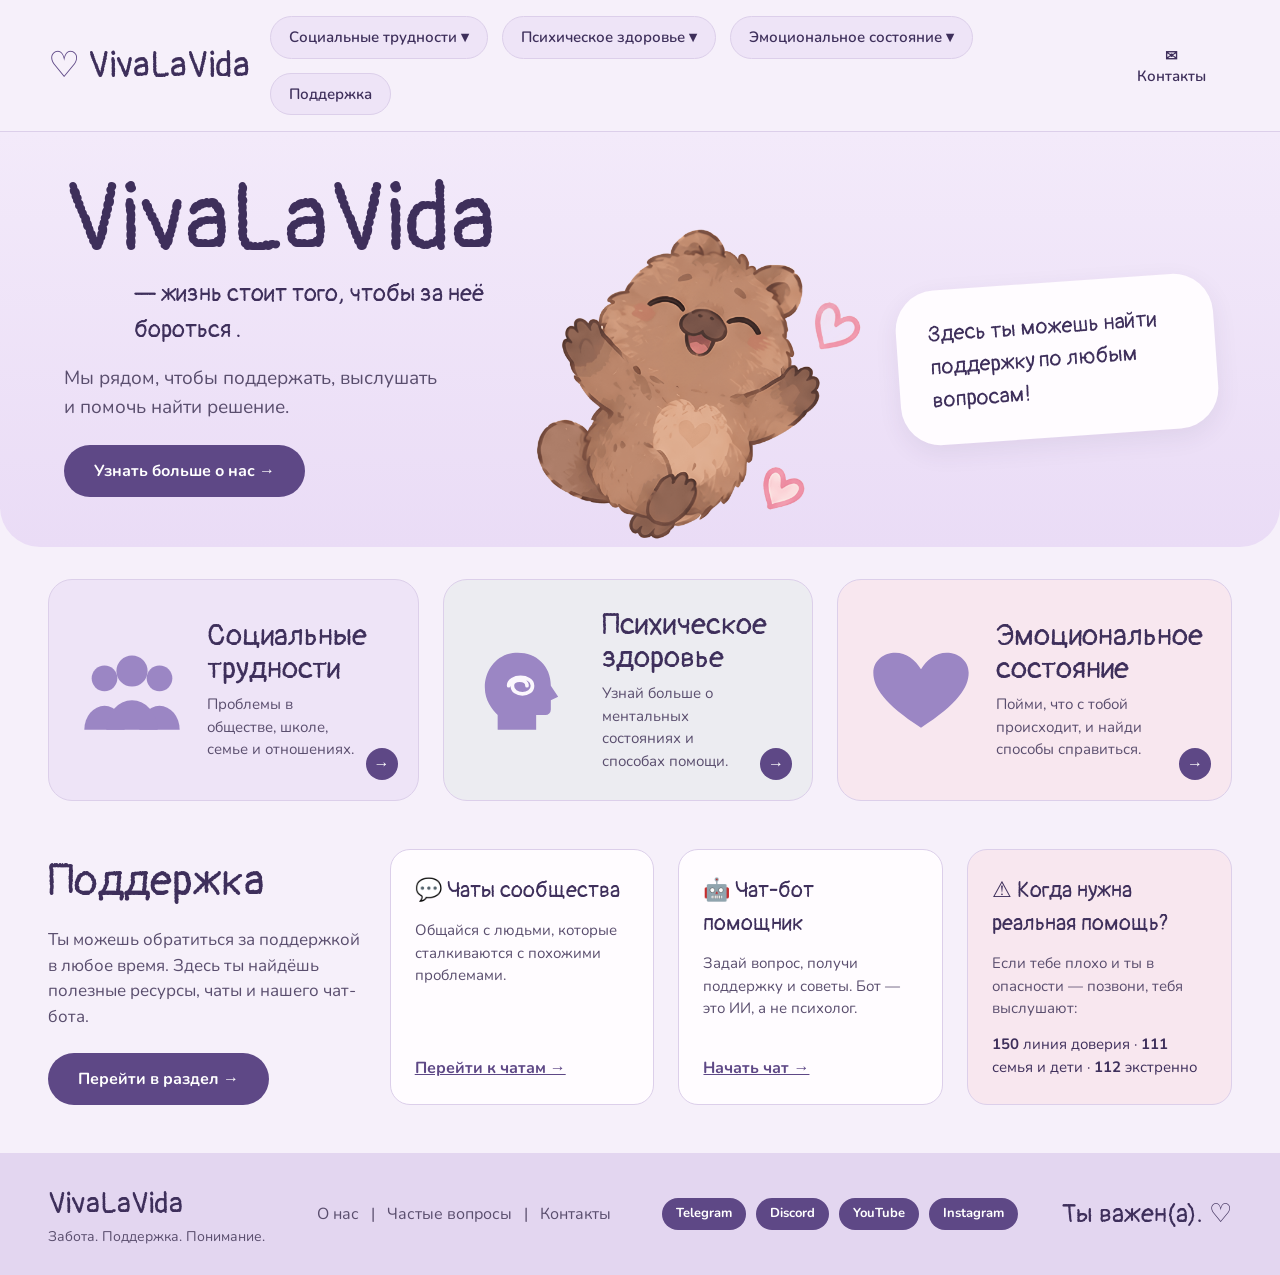
<file: index.html>
<!DOCTYPE html>
<html lang="ru">
<head>
  <meta charset="UTF-8">
  <meta name="viewport" content="width=device-width, initial-scale=1.0">
  <title>VivaLaVida — жизнь стоит того, чтобы за неё бороться</title>
  <link rel="preconnect" href="https://fonts.googleapis.com">
  <link rel="preconnect" href="https://fonts.gstatic.com" crossorigin>
  <link href="https://fonts.googleapis.com/css2?family=Nunito:wght@400;600;700;800&family=Pangolin&display=swap" rel="stylesheet">
  <link rel="stylesheet" href="style.css">
</head>

<body>
  <header class="header">
    <a href="index.html" class="logo">
      <span class="logo-heart">♡</span> VivaLaVida
    </a>

    <nav class="menu">
      <div class="menu-item">
        <a href="social.html" class="menu-button">Социальные трудности <span class="arrow">▾</span></a>
        <div class="dropdown">
          <a href="social.html#communication" class="dropdown-link">
            <b>Общение и отношения</b>
            <span>Буллинг, конфликты, личные границы</span>
          </a>
          <a href="social.html#family" class="dropdown-link">
            <b>Семья</b>
            <span>Непонимание, гиперконтроль, перемены</span>
          </a>
          <a href="social.html#school" class="dropdown-link">
            <b>Школа и учёба</b>
            <span>Кибербуллинг, давление, адаптация</span>
          </a>
          <a href="social.html#society" class="dropdown-link">
            <b>Общество</b>
            <span>Дискриминация, ожидания, изоляция</span>
          </a>
        </div>
      </div>

      <div class="menu-item">
        <a href="mental.html" class="menu-button">Психическое здоровье <span class="arrow">▾</span></a>
        <div class="dropdown">
          <a href="mental.html#mood" class="dropdown-link">
            <b>Настроение</b>
            <span>Депрессия, апатия, выгорание</span>
          </a>
          <a href="mental.html#anxiety" class="dropdown-link">
            <b>Тревожные расстройства</b>
            <span>Фобии, паника, тревога разлуки</span>
          </a>
          <a href="mental.html#overview" class="dropdown-link">
            <b>РПП, ОКР, ПТСР, СДВГ</b>
            <span>Что это и как отличить</span>
          </a>
          <a href="mental.html#other" class="dropdown-link">
            <b>Другие состояния</b>
            <span>Сон, селф-харм, зависимость</span>
          </a>
        </div>
      </div>

      <div class="menu-item">
        <a href="emotional.html" class="menu-button">Эмоциональное состояние <span class="arrow">▾</span></a>
        <div class="dropdown">
          <a href="emotional.html#anxiety" class="dropdown-link">
            <b>Тревога и стресс</b>
            <span>Когда напряжение не отпускает</span>
          </a>
          <a href="emotional.html#burnout" class="dropdown-link">
            <b>Выгорание и мотивация</b>
            <span>Нет сил и ничего не хочется</span>
          </a>
          <a href="emotional.html#selfesteem" class="dropdown-link">
            <b>Самооценка</b>
            <span>Чувство вины, стыда, «я не такой»</span>
          </a>
          <a href="emotional.html#misunderstood" class="dropdown-link">
            <b>Непонимание</b>
            <span>Кажется, что никто не понимает</span>
          </a>
        </div>
      </div>

      <a href="index.html#support" class="menu-button menu-link">Поддержка</a>
    </nav>

    <div class="menu-item menu-item-right">
      <button class="menu-button contacts-button">✉ Контакты</button>
      <div class="dropdown dropdown-right">
        <p class="dropdown-title">Контакты</p>
        <p class="dropdown-text">Почта: [скоро появится]</p>
        <p class="dropdown-text">Telegram: [скоро появится]</p>
        <p class="dropdown-text">Instagram: [скоро появится]</p>
        <div class="dropdown-help">
          Нужна помощь прямо сейчас?<br>
          <b>150</b> — линия доверия для детей и молодёжи, бесплатно и круглосуточно
        </div>
      </div>
    </div>
  </header>


  <main>

    <section class="hero">
      <div class="hero-text">
        <h1 class="hero-title">VivaLaVida</h1>
        <p class="hero-subtitle">— жизнь стоит того, чтобы за неё бороться .</p>
        <p class="hero-description">
          Мы рядом, чтобы поддержать, выслушать<br>
          и помочь найти решение.
        </p>
        <a href="#about" class="button">Узнать больше о нас →</a>
      </div>

      <div class="hero-mascot">
        <!-- КАРТИНКА КВАКИ.
             Положи файл с маскотом в папку images и назови его kvoka.png.
             Пока файла нет, вместо него видна пунктирная заглушка. -->
        <img src="images/kvoka.png" alt="Квока — маскот VivaLaVida" class="mascot-img"
             onerror="this.style.display='none'">
      </div>

      <div class="speech-bubble">
        Здесь ты можешь найти поддержку по любым вопросам!
      </div>
    </section>


    <section class="topics" id="about">

      <a href="social.html" class="topic-card topic-purple">
        <!-- Иконка нарисована кодом (svg). Можно заменить на картинку: <img src="images/people.png"> -->
        <svg class="topic-icon" viewBox="0 0 120 90" aria-hidden="true">
          <circle cx="30" cy="32" r="14"/><circle cx="90" cy="32" r="14"/><circle cx="60" cy="24" r="17"/>
          <path d="M8 88 a22 26 0 0 1 44 0z"/><path d="M68 88 a22 26 0 0 1 44 0z"/><path d="M32 88 a28 32 0 0 1 56 0z"/>
        </svg>
        <div>
          <h2>Социальные трудности</h2>
          <p>Проблемы в обществе, школе, семье и отношениях.</p>
        </div>
        <span class="card-arrow">→</span>
      </a>

      <a href="#" class="topic-card topic-grey">
        <svg class="topic-icon" viewBox="0 0 120 90" aria-hidden="true">
          <path d="M70 88 V72 h10 a6 6 0 0 0 6-6 V56 l8-4 -8-12 C86 18 70 4 50 4 C28 4 14 22 14 42 c0 14 8 24 14 30 v16z"/>
          <path d="M40 40 c0-12 26-12 26 0 c0 12-22 12-22 0 c0-8 16-8 16 0" fill="none" stroke="#FBF7FD" stroke-width="4" stroke-linecap="round"/>
        </svg>
        <div>
          <h2>Психическое здоровье</h2>
          <p>Узнай больше о ментальных состояниях и способах помощи.</p>
        </div>
        <span class="card-arrow">→</span>
      </a>

      <a href="#" class="topic-card topic-pink">
        <svg class="topic-icon" viewBox="0 0 120 90" aria-hidden="true">
          <path d="M60 86 C20 60 8 42 8 26 C8 12 20 4 32 4 C44 4 54 12 60 22 C66 12 76 4 88 4 C100 4 112 12 112 26 C112 42 100 60 60 86z"/>
        </svg>
        <div>
          <h2>Эмоциональное состояние</h2>
          <p>Пойми, что с тобой происходит, и найди способы справиться.</p>
        </div>
        <span class="card-arrow">→</span>
      </a>
    </section>


    <section class="support" id="support">
      <div class="support-intro">
        <h2>Поддержка</h2>
        <p>
          Ты можешь обратиться за поддержкой в любое время.
          Здесь ты найдёшь полезные ресурсы, чаты и нашего чат-бота.
        </p>
        <a href="#" class="button">Перейти в раздел →</a>
      </div>

      <div class="support-card">
        <h3>💬 Чаты сообщества</h3>
        <p>Общайся с людьми, которые сталкиваются с похожими проблемами.</p>
        <a href="#" class="small-link">Перейти к чатам →</a>
      </div>

      <div class="support-card">
        <h3>🤖 Чат-бот помощник</h3>
        <p>Задай вопрос, получи поддержку и советы. Бот — это ИИ, а не психолог.</p>
        <a href="#" class="small-link">Начать чат →</a>
      </div>

      <div class="support-card support-card-urgent">
        <h3>⚠ Когда нужна реальная помощь?</h3>
        <p>Если тебе плохо и ты в опасности — позвони, тебя выслушают:</p>
        <p class="phones"><b>150</b> линия доверия · <b>111</b> семья и дети · <b>112</b> экстренно</p>
      </div>
    </section>

  </main>


  <footer class="footer">
    <div class="footer-logo">
      <span class="logo"> VivaLaVida</span>
      <p>Забота. Поддержка. Понимание.</p>
    </div>

    <nav class="footer-links">
      <a href="#about">О нас</a> |
      <a href="#">Частые вопросы</a> |
      <a href="#">Контакты</a>
    </nav>

    <div class="socials">
      <a href="#" class="social">Telegram</a>
      <a href="#" class="social">Discord</a>
      <a href="#" class="social">YouTube</a>
      <a href="#" class="social">Instagram</a>
    </div>

    <p class="footer-note">Ты важен(а). ♡</p>
  </footer>

</body>
</html>
</file>
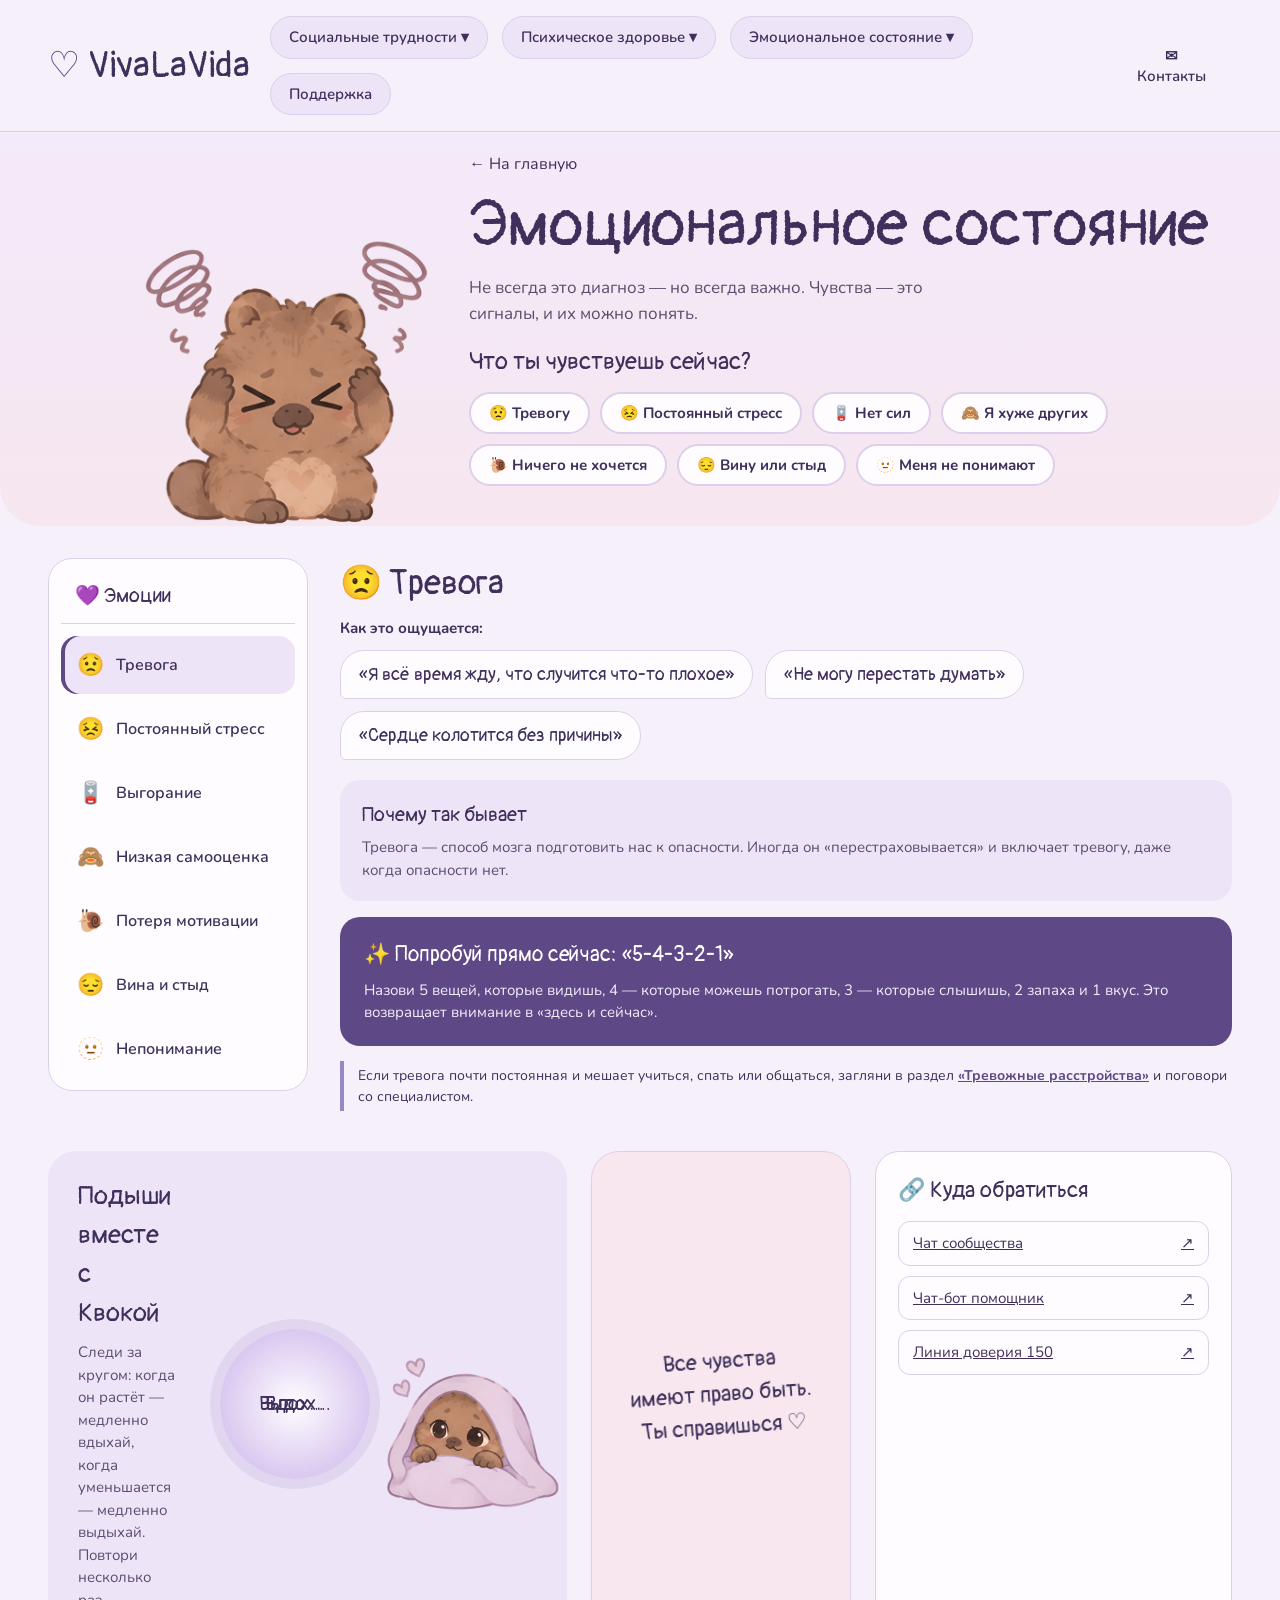
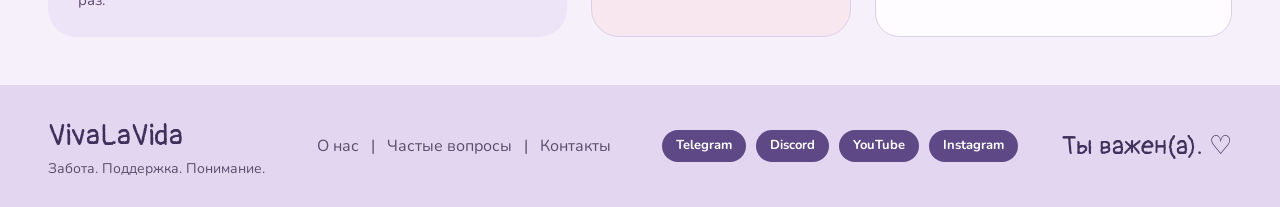
<file: emotional.html>
<!DOCTYPE html>
<html lang="ru">
<head>
  <meta charset="UTF-8">
  <meta name="viewport" content="width=device-width, initial-scale=1.0">
  <title>Эмоциональное состояние — VivaLaVida</title>

  <link rel="preconnect" href="https://fonts.googleapis.com">
  <link rel="preconnect" href="https://fonts.gstatic.com" crossorigin>
  <link href="https://fonts.googleapis.com/css2?family=Nunito:wght@400;600;700;800&family=Pangolin&display=swap" rel="stylesheet">

  <link rel="stylesheet" href="style.css">
  <link rel="stylesheet" href="pages.css">
  <link rel="stylesheet" href="sections.css">
</head>

<body>

  <header class="header">
    <a href="index.html" class="logo">
      <span class="logo-heart">♡</span> VivaLaVida
    </a>

    <nav class="menu">
      <div class="menu-item">
        <a href="social.html" class="menu-button">Социальные трудности <span class="arrow">▾</span></a>
        <div class="dropdown">
          <a href="social.html#communication" class="dropdown-link">
            <b>Общение и отношения</b>
            <span>Буллинг, конфликты, личные границы</span>
          </a>
          <a href="social.html#family" class="dropdown-link">
            <b>Семья</b>
            <span>Непонимание, гиперконтроль, перемены</span>
          </a>
          <a href="social.html#school" class="dropdown-link">
            <b>Школа и учёба</b>
            <span>Кибербуллинг, давление, адаптация</span>
          </a>
          <a href="social.html#society" class="dropdown-link">
            <b>Общество</b>
            <span>Дискриминация, ожидания, изоляция</span>
          </a>
        </div>
      </div>

      <div class="menu-item">
        <a href="mental.html" class="menu-button">Психическое здоровье <span class="arrow">▾</span></a>
        <div class="dropdown">
          <a href="mental.html#mood" class="dropdown-link">
            <b>Настроение</b>
            <span>Депрессия, апатия, выгорание</span>
          </a>
          <a href="mental.html#anxiety" class="dropdown-link">
            <b>Тревожные расстройства</b>
            <span>Фобии, паника, тревога разлуки</span>
          </a>
          <a href="mental.html#overview" class="dropdown-link">
            <b>РПП, ОКР, ПТСР, СДВГ</b>
            <span>Что это и как отличить</span>
          </a>
          <a href="mental.html#other" class="dropdown-link">
            <b>Другие состояния</b>
            <span>Сон, селф-харм, зависимость</span>
          </a>
        </div>
      </div>

      <div class="menu-item">
        <a href="emotional.html" class="menu-button">Эмоциональное состояние <span class="arrow">▾</span></a>
        <div class="dropdown">
          <a href="emotional.html#anxiety" class="dropdown-link">
            <b>Тревога и стресс</b>
            <span>Когда напряжение не отпускает</span>
          </a>
          <a href="emotional.html#burnout" class="dropdown-link">
            <b>Выгорание и мотивация</b>
            <span>Нет сил и ничего не хочется</span>
          </a>
          <a href="emotional.html#selfesteem" class="dropdown-link">
            <b>Самооценка</b>
            <span>Чувство вины, стыда, «я не такой»</span>
          </a>
          <a href="emotional.html#misunderstood" class="dropdown-link">
            <b>Непонимание</b>
            <span>Кажется, что никто не понимает</span>
          </a>
        </div>
      </div>

      <a href="index.html#support" class="menu-button menu-link">Поддержка</a>
    </nav>

    <div class="menu-item menu-item-right">
      <button class="menu-button contacts-button">✉ Контакты</button>
      <div class="dropdown dropdown-right">
        <p class="dropdown-title">Контакты</p>
        <p class="dropdown-text">Почта: [скоро появится]</p>
        <p class="dropdown-text">Telegram: [скоро появится]</p>
        <p class="dropdown-text">Instagram: [скоро появится]</p>
        <div class="dropdown-help">
          Нужна помощь прямо сейчас?<br>
          <b>150</b> — линия доверия для детей и молодёжи, бесплатно и круглосуточно
        </div>
      </div>
    </div>
  </header>

  <main>

    <section class="hero-checkin">
      <div class="hero-checkin-mascot">
        <img src="images/kvoka4.png" alt="Квока" onerror="this.style.display='none'">
      </div>

      <div class="hero-checkin-text">
        <a href="index.html" class="back-link">← На главную</a>
        <h1 class="page-title">Эмоциональное состояние</h1>
        <p class="page-intro">
          Не всегда это диагноз — но всегда важно. Чувства — это сигналы,
          и их можно понять.
        </p>

        <p class="checkin-question">Что ты чувствуешь сейчас?</p>
        <div class="feel-chips">
          <button class="feel-chip" data-open="anxiety">😟 Тревогу</button>
          <button class="feel-chip" data-open="stress">😣 Постоянный стресс</button>
          <button class="feel-chip" data-open="burnout">🪫 Нет сил</button>
          <button class="feel-chip" data-open="selfesteem">🙈 Я хуже других</button>
          <button class="feel-chip" data-open="motivation">🐌 Ничего не хочется</button>
          <button class="feel-chip" data-open="guilt">😔 Вину или стыд</button>
          <button class="feel-chip" data-open="misunderstood">🫥 Меня не понимают</button>
        </div>
      </div>
    </section>


    <section class="topic-layout">

      <aside class="sidebar">
        <p class="sidebar-title">💜 Эмоции</p>
        <button class="side-link active" data-tab="anxiety"><span class="side-icon">😟</span> Тревога</button>
        <button class="side-link" data-tab="stress"><span class="side-icon">😣</span> Постоянный стресс</button>
        <button class="side-link" data-tab="burnout"><span class="side-icon">🪫</span> Выгорание</button>
        <button class="side-link" data-tab="selfesteem"><span class="side-icon">🙈</span> Низкая самооценка</button>
        <button class="side-link" data-tab="motivation"><span class="side-icon">🐌</span> Потеря мотивации</button>
        <button class="side-link" data-tab="guilt"><span class="side-icon">😔</span> Вина и стыд</button>
        <button class="side-link" data-tab="misunderstood"><span class="side-icon">🫥</span> Непонимание</button>
      </aside>

      <div class="tab-panels">

        <div class="tab-panel active" id="anxiety">
          <h2 class="panel-title">😟 Тревога</h2>
          <p class="feel-label">Как это ощущается:</p>
          <div class="thought-bubbles">
            <span>«Я всё время жду, что случится что-то плохое»</span>
            <span>«Не могу перестать думать»</span>
            <span>«Сердце колотится без причины»</span>
          </div>
          <div class="why-box">
            <h3>Почему так бывает</h3>
            <p>Тревога — способ мозга подготовить нас к опасности. Иногда он «перестраховывается» и включает тревогу, даже когда опасности нет.</p>
          </div>
          <div class="try-box">
            <h3>✨ Попробуй прямо сейчас: «5-4-3-2-1»</h3>
            <p>Назови 5 вещей, которые видишь, 4 — которые можешь потрогать, 3 — которые слышишь, 2 запаха и 1 вкус. Это возвращает внимание в «здесь и сейчас».</p>
          </div>
          <p class="when-help">Если тревога почти постоянная и мешает учиться, спать или общаться, загляни в раздел <a href="mental.html#anxiety">«Тревожные расстройства»</a> и поговори со специалистом.</p>
        </div>

        <div class="tab-panel" id="stress">
          <h2 class="panel-title">😣 Постоянный стресс</h2>
          <p class="feel-label">Как это ощущается:</p>
          <div class="thought-bubbles">
            <span>«Я ничего не успеваю»</span>
            <span>«Не могу расслабиться даже на выходных»</span>
            <span>«Всё раздражает»</span>
          </div>
          <div class="why-box">
            <h3>Почему так бывает</h3>
            <p>Стресс помогает собраться в трудный момент. Но когда он не выключается неделями, организм устаёт: портится сон, болит голова, всё раздражает.</p>
          </div>
          <div class="try-box">
            <h3>✨ Попробуй прямо сейчас: «Разгрузка головы»</h3>
            <p>Выпиши на бумагу всё, что тревожит. Отметь, на что ты можешь повлиять сегодня, и выбери один маленький шаг. Остальное подождёт.</p>
          </div>
          <p class="when-help">Если из-за стресса пропал сон, часто болит голова или живот, расскажи об этом взрослому, которому доверяешь.</p>
        </div>

        <div class="tab-panel" id="burnout">
          <h2 class="panel-title">🪫 Выгорание</h2>
          <p class="feel-label">Как это ощущается:</p>
          <div class="thought-bubbles">
            <span>«Нет сил ни на что»</span>
            <span>«Мне уже всё равно на оценки»</span>
            <span>«Раньше нравилось, а теперь нет»</span>
          </div>
          <div class="why-box">
            <h3>Почему так бывает</h3>
            <p>Выгорание приходит после долгого напряжения без отдыха. Это не лень: силы просто закончились, и им нужно восстановиться.</p>
          </div>
          <div class="try-box">
            <h3>✨ Попробуй прямо сейчас: «Настоящий отдых»</h3>
            <p>Запланируй 20 минут без учёбы и телефона: прогулка, музыка, рисование. Отдых — это тоже важное дело, а не потеря времени.</p>
          </div>
          <p class="when-help">Если ничего не радует дольше двух недель, посмотри раздел <a href="mental.html#mood">«Настроение»</a>.</p>
        </div>

        <div class="tab-panel" id="selfesteem">
          <h2 class="panel-title">🙈 Низкая самооценка</h2>
          <p class="feel-label">Как это ощущается:</p>
          <div class="thought-bubbles">
            <span>«Я хуже других»</span>
            <span>«У меня ничего не получается»</span>
            <span>«Со мной что-то не так»</span>
          </div>
          <div class="why-box">
            <h3>Почему так бывает</h3>
            <p>Самооценка складывается из того, что мы слышим о себе от других и говорим себе сами. Внутренний критик часто бывает несправедливо строгим.</p>
          </div>
          <div class="try-box">
            <h3>✨ Попробуй сегодня: «Три вещи»</h3>
            <p>Вечером запиши три вещи, которые у тебя получились за день, даже совсем маленькие. Через неделю перечитай.</p>
          </div>
          <p class="when-help">Если мысли о себе стали очень жёсткими и не отпускают, с этим можно прийти к психологу.</p>
        </div>

        <div class="tab-panel" id="motivation">
          <h2 class="panel-title">🐌 Потеря мотивации</h2>
          <p class="feel-label">Как это ощущается:</p>
          <div class="thought-bubbles">
            <span>«Не могу заставить себя начать»</span>
            <span>«Зачем вообще стараться?»</span>
            <span>«Всё откладываю на потом»</span>
          </div>
          <div class="why-box">
            <h3>Почему так бывает</h3>
            <p>Мотивация падает от усталости, страха ошибиться или когда цель кажется слишком большой и далёкой.</p>
          </div>
          <div class="try-box">
            <h3>✨ Попробуй прямо сейчас: «Правило 5 минут»</h3>
            <p>Договорись с собой заняться делом всего 5 минут. Часто самое сложное — начать, а дальше идёт легче.</p>
          </div>
          <p class="when-help">Если не хочется вообще ничего и уже долго, это может быть связано с <a href="mental.html#mood">настроением</a>.</p>
        </div>

        <div class="tab-panel" id="guilt">
          <h2 class="panel-title">😔 Чувство вины и стыда</h2>
          <p class="feel-label">Как это ощущается:</p>
          <div class="thought-bubbles">
            <span>«Это всё из-за меня»</span>
            <span>«Мне стыдно за себя»</span>
            <span>«Я всех подвожу»</span>
          </div>
          <div class="why-box">
            <h3>Почему так бывает</h3>
            <p>Вина говорит: «я поступил(а) плохо», а стыд — «я плохой(ая)». Вина помогает исправить ошибку, а стыд чаще просто ранит.</p>
          </div>
          <div class="try-box">
            <h3>✨ Попробуй прямо сейчас: «Как другу»</h3>
            <p>Представь, что это случилось с твоим другом. Что бы ты ему сказал(а)? Попробуй сказать то же самое себе.</p>
          </div>
          <p class="when-help">Если тебе стыдно из-за того, что кто-то причинил тебе вред, — это не твоя вина. Расскажи взрослому или позвони на линию <b>150</b>.</p>
        </div>

        <div class="tab-panel" id="misunderstood">
          <h2 class="panel-title">🫥 Непонимание</h2>
          <p class="feel-label">Как это ощущается:</p>
          <div class="thought-bubbles">
            <span>«Меня никто не понимает»</span>
            <span>«Я не такой(ая), как все»</span>
            <span>«Мне не с кем поговорить»</span>
          </div>
          <div class="why-box">
            <h3>Почему так бывает</h3>
            <p>Это чувство знакомо очень многим подросткам: ты меняешься, и не всегда сразу находишь «своих» людей.</p>
          </div>
          <div class="try-box">
            <h3>✨ Попробуй сегодня: «Одно сообщение»</h3>
            <p>Напиши одному человеку, с которым тебе хоть немного комфортно. Или загляни в наше сообщество — там есть те, кто чувствует похоже.</p>
          </div>
          <p class="when-help">Если одиночество давит постоянно, с этим можно прийти к психологу или позвонить на линию <b>150</b>.</p>
        </div>

      </div>
    </section>



    <section class="calm-row">
      <div class="breath-card">
        <div>
          <h2>Подыши вместе с Квокой</h2>
          <p>Следи за кругом: когда он растёт — медленно вдыхай, когда уменьшается — медленно выдыхай. Повтори несколько раз.</p>
        </div>
        <div class="breath-visual">
          <!-- Квока рядом с кругом. Поменяй имя файла на своё -->
          <img src="images/kvoka3.png" alt="Квока" class="breath-mascot">
          <div class="breath-circle">
            <span class="breath-in">Вдох…</span>
            <span class="breath-out">Выдох…</span>
          </div>
        </div>
      </div>

      <div class="remember-card">
        <p>Все чувства<br>имеют право быть.<br>Ты справишься ♡</p>
      </div>

      <div class="resources-card">
        <h3>🔗 Куда обратиться</h3>
        <a href="#" class="resource-link">Чат сообщества <span>↗</span></a>
        <a href="#" class="resource-link">Чат-бот помощник <span>↗</span></a>
        <a href="tel:150" class="resource-link">Линия доверия 150 <span>↗</span></a>
      </div>
    </section>

  </main>

  <footer class="footer">
    <div class="footer-logo">
      <span class="logo">VivaLaVida</span>
      <p>Забота. Поддержка. Понимание.</p>
    </div>
    <nav class="footer-links">
      <a href="index.html#about">О нас</a> |
      <a href="#">Частые вопросы</a> |
      <a href="#">Контакты</a>
    </nav>
    <div class="socials">
      <a href="#" class="social">Telegram</a>
      <a href="#" class="social">Discord</a>
      <a href="#" class="social">YouTube</a>
      <a href="#" class="social">Instagram</a>
    </div>
    <p class="footer-note">Ты важен(а). ♡</p>
  </footer>



  <script>
    const tabButtons = document.querySelectorAll('.side-link');
    const tabPanels = document.querySelectorAll('.tab-panel');

    function openTab(id) {
      tabButtons.forEach(function (button) {
        button.classList.toggle('active', button.dataset.tab === id);
      });
      tabPanels.forEach(function (panel) {
        panel.classList.toggle('active', panel.id === id);
      });
    }

    tabButtons.forEach(function (button) {
      button.addEventListener('click', function () {
        openTab(button.dataset.tab);
        history.replaceState(null, '', '#' + button.dataset.tab);
      });
    });

    document.querySelectorAll('[data-open]').forEach(function (el) {
      el.addEventListener('click', function () {
        openTab(el.dataset.open);
        history.replaceState(null, '', '#' + el.dataset.open);
        document.querySelector('.topic-layout').scrollIntoView({ behavior: 'smooth' });
      });
    });

    function openFromAddress() {
      const id = location.hash.replace('#', '');
      if (document.getElementById(id) && document.getElementById(id).classList.contains('tab-panel')) {
        openTab(id);
      }
    }
    openFromAddress();
    window.addEventListener('hashchange', openFromAddress);
  </script>

</body>
</html>
</file>
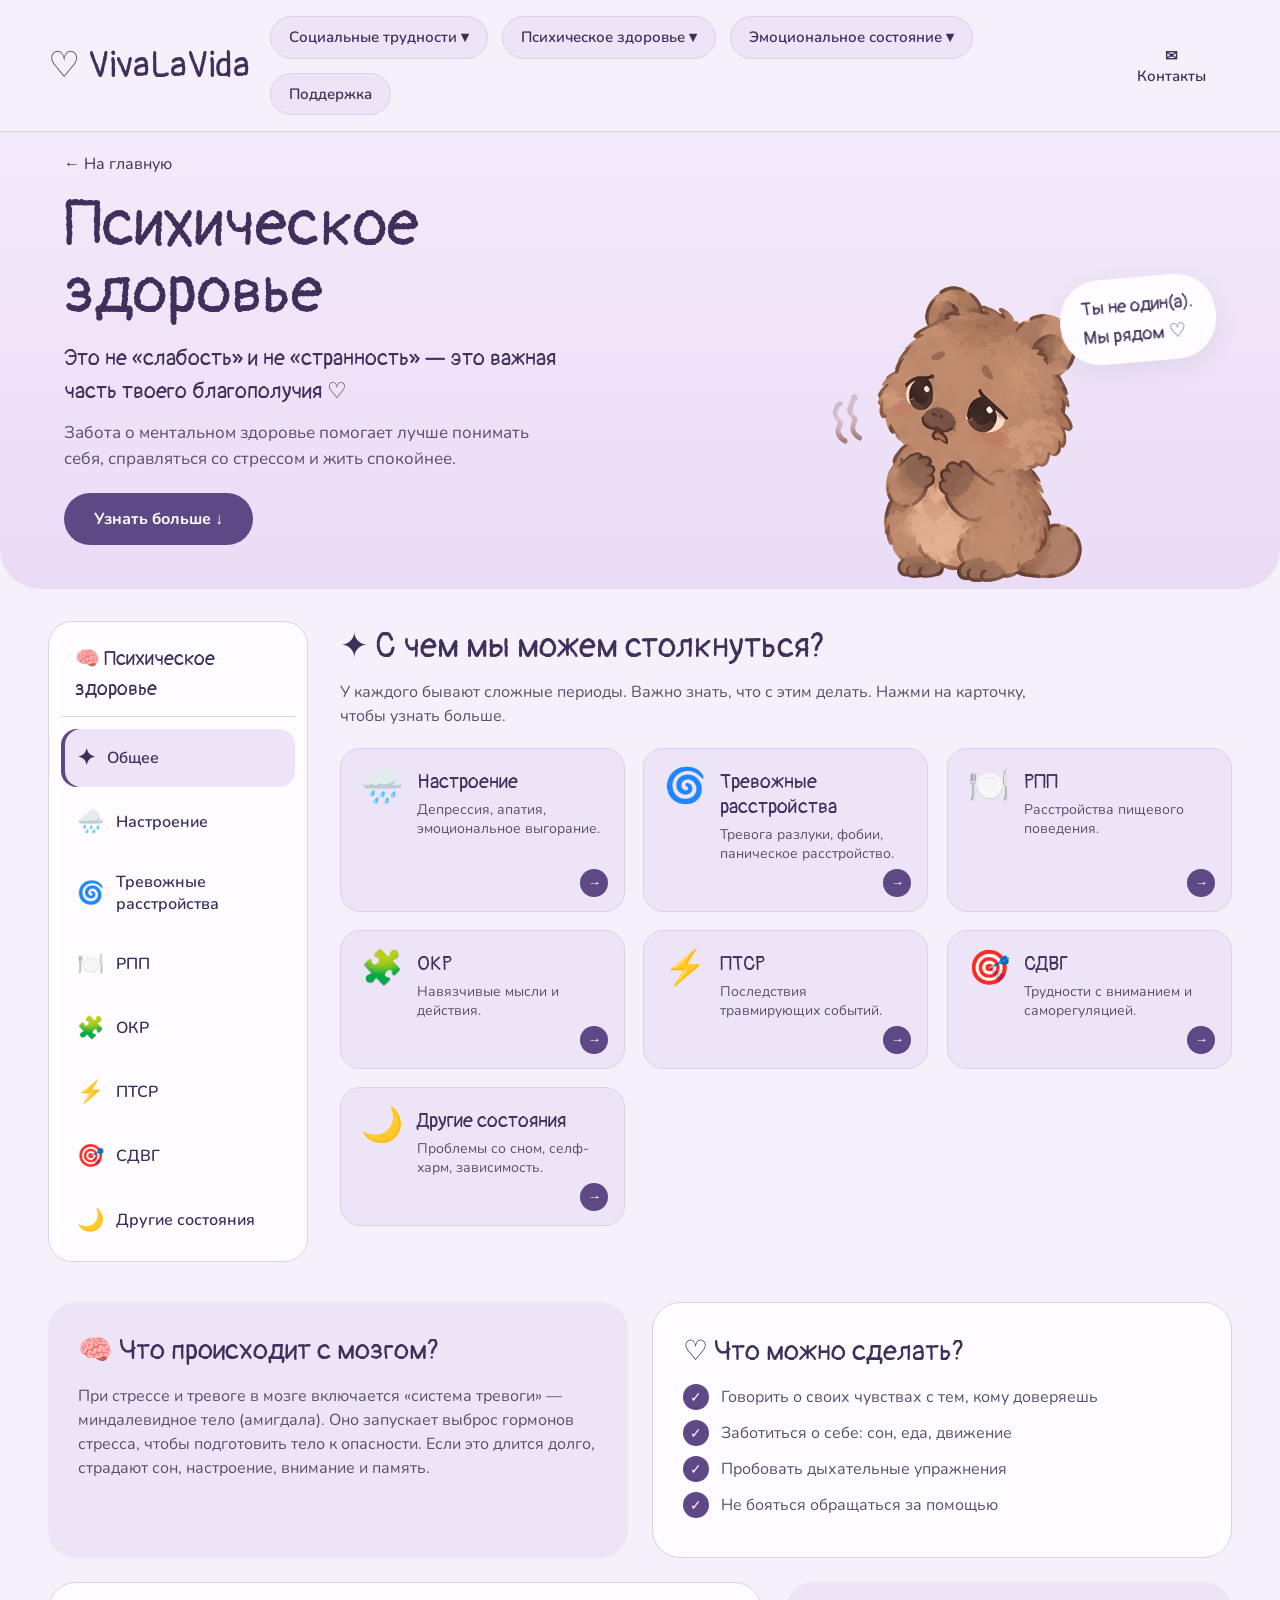
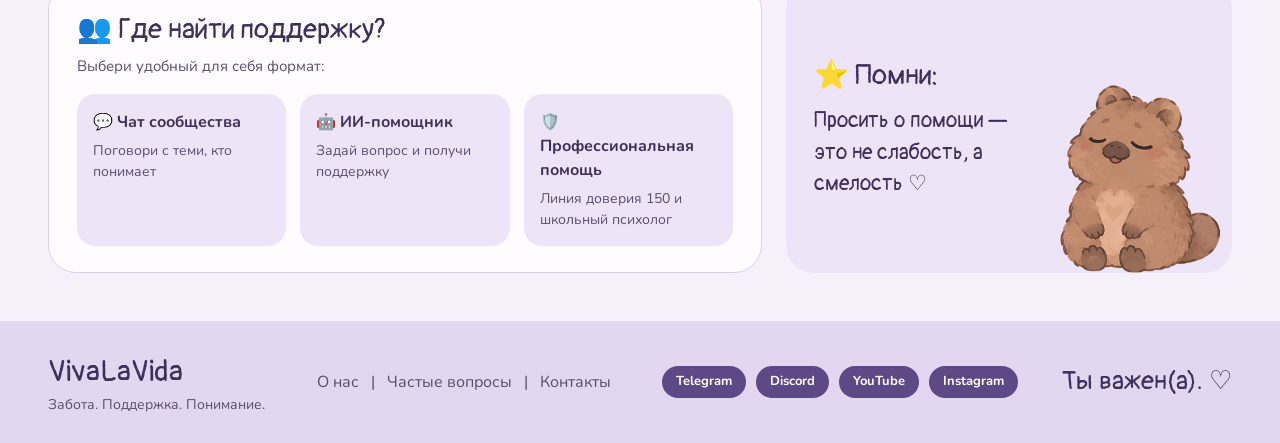
<file: mental.html>
<!DOCTYPE html>
<html lang="ru">
<head>
  <meta charset="UTF-8">
  <meta name="viewport" content="width=device-width, initial-scale=1.0">
  <title>Психическое здоровье — VivaLaVida</title>

  <link rel="preconnect" href="https://fonts.googleapis.com">
  <link rel="preconnect" href="https://fonts.gstatic.com" crossorigin>
  <link href="https://fonts.googleapis.com/css2?family=Nunito:wght@400;600;700;800&family=Pangolin&display=swap" rel="stylesheet">

  <!-- Порядок важен: общие стили → стили внутренних страниц → новые блоки -->
  <link rel="stylesheet" href="style.css">
  <link rel="stylesheet" href="pages.css">
  <link rel="stylesheet" href="sections.css">
</head>

<body>

  <header class="header">
    <a href="index.html" class="logo">
      <span class="logo-heart">♡</span> VivaLaVida
    </a>

    <nav class="menu">
      <div class="menu-item">
        <a href="social.html" class="menu-button">Социальные трудности <span class="arrow">▾</span></a>
        <div class="dropdown">
          <a href="social.html#communication" class="dropdown-link">
            <b>Общение и отношения</b>
            <span>Буллинг, конфликты, личные границы</span>
          </a>
          <a href="social.html#family" class="dropdown-link">
            <b>Семья</b>
            <span>Непонимание, гиперконтроль, перемены</span>
          </a>
          <a href="social.html#school" class="dropdown-link">
            <b>Школа и учёба</b>
            <span>Кибербуллинг, давление, адаптация</span>
          </a>
          <a href="social.html#society" class="dropdown-link">
            <b>Общество</b>
            <span>Дискриминация, ожидания, изоляция</span>
          </a>
        </div>
      </div>

      <div class="menu-item">
        <a href="mental.html" class="menu-button">Психическое здоровье <span class="arrow">▾</span></a>
        <div class="dropdown">
          <a href="mental.html#mood" class="dropdown-link">
            <b>Настроение</b>
            <span>Депрессия, апатия, выгорание</span>
          </a>
          <a href="mental.html#anxiety" class="dropdown-link">
            <b>Тревожные расстройства</b>
            <span>Фобии, паника, тревога разлуки</span>
          </a>
          <a href="mental.html#overview" class="dropdown-link">
            <b>РПП, ОКР, ПТСР, СДВГ</b>
            <span>Что это и как отличить</span>
          </a>
          <a href="mental.html#other" class="dropdown-link">
            <b>Другие состояния</b>
            <span>Сон, селф-харм, зависимость</span>
          </a>
        </div>
      </div>

      <div class="menu-item">
        <a href="emotional.html" class="menu-button">Эмоциональное состояние <span class="arrow">▾</span></a>
        <div class="dropdown">
          <a href="emotional.html#anxiety" class="dropdown-link">
            <b>Тревога и стресс</b>
            <span>Когда напряжение не отпускает</span>
          </a>
          <a href="emotional.html#burnout" class="dropdown-link">
            <b>Выгорание и мотивация</b>
            <span>Нет сил и ничего не хочется</span>
          </a>
          <a href="emotional.html#selfesteem" class="dropdown-link">
            <b>Самооценка</b>
            <span>Чувство вины, стыда, «я не такой»</span>
          </a>
          <a href="emotional.html#misunderstood" class="dropdown-link">
            <b>Непонимание</b>
            <span>Кажется, что никто не понимает</span>
          </a>
        </div>
      </div>

      <a href="index.html#support" class="menu-button menu-link">Поддержка</a>
    </nav>

    <div class="menu-item menu-item-right">
      <button class="menu-button contacts-button">✉ Контакты</button>
      <div class="dropdown dropdown-right">
        <p class="dropdown-title">Контакты</p>
        <p class="dropdown-text">Почта: [скоро появится]</p>
        <p class="dropdown-text">Telegram: [скоро появится]</p>
        <p class="dropdown-text">Instagram: [скоро появится]</p>
        <div class="dropdown-help">
          Нужна помощь прямо сейчас?<br>
          <b>150</b> — линия доверия для детей и молодёжи, бесплатно и круглосуточно
        </div>
      </div>
    </div>
  </header>


  <main>

    <section class="hero-split">
      <div class="hero-split-text">
        <a href="index.html" class="back-link">← На главную</a>
        <h1 class="page-title">Психическое здоровье</h1>
        <p class="lead-quote">Это не «слабость» и не «странность» — это важная часть твоего благополучия ♡</p>
        <p class="page-intro">
          Забота о ментальном здоровье помогает лучше понимать себя,
          справляться со стрессом и жить спокойнее.
        </p>
        <a href="#topics" class="button">Узнать больше ↓</a>
      </div>

      <div class="hero-split-mascot">
        <div class="cloud-bubble">Ты не один(а).<br>Мы рядом ♡</div>
        <img src="images/kvoka5.png" alt="Квока" class="hero-split-img"
             onerror="this.style.display='none'">
      </div>
    </section>


    <section class="topic-layout" id="topics">

      <aside class="sidebar">
        <p class="sidebar-title">🧠 Психическое здоровье</p>
        <button class="side-link active" data-tab="overview"><span class="side-icon">✦</span> Общее</button>
        <button class="side-link" data-tab="mood"><span class="side-icon">🌧️</span> Настроение</button>
        <button class="side-link" data-tab="anxiety"><span class="side-icon">🌀</span> Тревожные расстройства</button>
        <button class="side-link" data-tab="ed"><span class="side-icon">🍽️</span> РПП</button>
        <button class="side-link" data-tab="ocd"><span class="side-icon">🧩</span> ОКР</button>
        <button class="side-link" data-tab="ptsd"><span class="side-icon">⚡</span> ПТСР</button>
        <button class="side-link" data-tab="adhd"><span class="side-icon">🎯</span> СДВГ</button>
        <button class="side-link" data-tab="other"><span class="side-icon">🌙</span> Другие состояния</button>
      </aside>

      <div class="tab-panels">

        <div class="tab-panel active" id="overview">
          <h2 class="panel-title">✦ С чем мы можем столкнуться?</h2>
          <p class="panel-intro">У каждого бывают сложные периоды. Важно знать, что с этим делать. Нажми на карточку, чтобы узнать больше.</p>

          <div class="problem-grid">
            <button class="problem-card" data-open="mood">
              <span class="problem-icon">🌧️</span>
              <div><h3>Настроение</h3><p>Депрессия, апатия, эмоциональное выгорание.</p></div>
              <span class="card-arrow">→</span>
            </button>
            <button class="problem-card" data-open="anxiety">
              <span class="problem-icon">🌀</span>
              <div><h3>Тревожные расстройства</h3><p>Тревога разлуки, фобии, паническое расстройство.</p></div>
              <span class="card-arrow">→</span>
            </button>
            <button class="problem-card" data-open="ed">
              <span class="problem-icon">🍽️</span>
              <div><h3>РПП</h3><p>Расстройства пищевого поведения.</p></div>
              <span class="card-arrow">→</span>
            </button>
            <button class="problem-card" data-open="ocd">
              <span class="problem-icon">🧩</span>
              <div><h3>ОКР</h3><p>Навязчивые мысли и действия.</p></div>
              <span class="card-arrow">→</span>
            </button>
            <button class="problem-card" data-open="ptsd">
              <span class="problem-icon">⚡</span>
              <div><h3>ПТСР</h3><p>Последствия травмирующих событий.</p></div>
              <span class="card-arrow">→</span>
            </button>
            <button class="problem-card" data-open="adhd">
              <span class="problem-icon">🎯</span>
              <div><h3>СДВГ</h3><p>Трудности с вниманием и саморегуляцией.</p></div>
              <span class="card-arrow">→</span>
            </button>
            <button class="problem-card" data-open="other">
              <span class="problem-icon">🌙</span>
              <div><h3>Другие состояния</h3><p>Проблемы со сном, селф-харм, зависимость.</p></div>
              <span class="card-arrow">→</span>
            </button>
          </div>
        </div>


        <div class="tab-panel" id="mood">
          <h2 class="panel-title">🌧️ Настроение</h2>
          <p class="panel-intro">Грустить иногда — нормально. Но если тяжёлое настроение не проходит неделями и мешает жить, стоит обратить на это внимание.</p>

          <div class="sub-cards">
            <div class="sub-card"><h3>Депрессия</h3><p>Подавленность или потеря интереса почти ко всему, которые держатся дольше двух недель.</p></div>
            <div class="sub-card"><h3>Апатия</h3><p>Безразличие: ничего не хочется и ничто не радует, даже то, что раньше нравилось.</p></div>
            <div class="sub-card"><h3>Эмоциональное выгорание</h3><p>Истощение от долгого стресса — например, учёбы без отдыха.</p></div>
          </div>

          <div class="info-columns">
            <div class="info-box">
              <h3>Как это может проявляться</h3>
              <ul>
                <li>грусть, пустота или раздражительность почти каждый день</li>
                <li>нет сил, трудно встать утром</li>
                <li>изменился сон или аппетит</li>
                <li>трудно сосредоточиться</li>
                <li>мысли «я ничего не стою», «всё бессмысленно»</li>
              </ul>
            </div>
            <div class="info-box info-help">
              <h3>Что может помочь</h3>
              <ul>
                <li>рассказать о своём состоянии человеку, которому доверяешь</li>
                <li>маленькие шаги: прогулка, сон, еда вовремя</li>
                <li>не требовать от себя слишком многого</li>
                <li>обратиться к психологу — депрессия хорошо поддаётся лечению</li>
              </ul>
            </div>
          </div>
          <p class="notice">ⓘ Только специалист может поставить диагноз. Если ты узнаёшь себя — это повод поговорить с психологом или врачом, а не вешать на себя ярлык.</p>
        </div>


        <div class="tab-panel" id="anxiety">
          <h2 class="panel-title">🌀 Тревожные расстройства</h2>
          <p class="panel-intro">Тревога — естественная реакция на опасность. Расстройством она становится, когда появляется слишком часто, слишком сильно и мешает обычной жизни.</p>

          <div class="sub-cards">
            <div class="sub-card"><h3>Тревога разлуки</h3><p>Сильный страх расставаться с близкими и мысли, что с ними что-то случится.</p></div>
            <div class="sub-card"><h3>Фобии</h3><p>Очень сильный страх конкретной вещи или ситуации, из-за которого её избегают.</p></div>
            <div class="sub-card"><h3>Паническое расстройство</h3><p>Повторяющиеся внезапные приступы паники и страх, что приступ повторится.</p></div>
          </div>

          <div class="info-columns">
            <div class="info-box">
              <h3>Как это может проявляться</h3>
              <ul>
                <li>сердце колотится, трудно дышать, кружится голова</li>
                <li>постоянное беспокойство, которое трудно остановить</li>
                <li>избегание мест и ситуаций, которые пугают</li>
                <li>напряжение в теле, проблемы со сном</li>
              </ul>
            </div>
            <div class="info-box info-help">
              <h3>Что может помочь</h3>
              <ul>
                <li>медленное дыхание: вдох на 4 счёта, выдох на 6</li>
                <li>упражнение «5-4-3-2-1»: назови 5 вещей, которые видишь, 4 — которые слышишь…</li>
                <li>рассказать взрослому, которому доверяешь</li>
                <li>психотерапия — тревожные расстройства хорошо лечатся</li>
              </ul>
            </div>
          </div>
          <p class="notice">ⓘ Если приступы похожи на проблемы с сердцем или дыханием, сначала стоит провериться у врача.</p>
        </div>


        <div class="tab-panel" id="ed">
          <h2 class="panel-title">🍽️ РПП — расстройства пищевого поведения</h2>
          <p class="panel-intro">Это серьёзные состояния, при которых отношения с едой и своим телом начинают управлять жизнью. К ним относятся, например, анорексия, булимия и компульсивное переедание.</p>

          <div class="info-columns">
            <div class="info-box">
              <h3>Как это может проявляться</h3>
              <ul>
                <li>мысли о еде, весе и фигуре занимают почти всё время</li>
                <li>жёсткие ограничения в еде или, наоборот, приступы переедания</li>
                <li>сильное чувство вины после еды</li>
                <li>желание скрывать, что и сколько ты ешь</li>
              </ul>
            </div>
            <div class="info-box info-help">
              <h3>Что может помочь</h3>
              <ul>
                <li>рассказать об этом взрослому, которому доверяешь</li>
                <li>обратиться к врачу или психологу — чем раньше, тем лучше</li>
                <li>помнить: восстановиться можно, и ты этого заслуживаешь</li>
              </ul>
            </div>
          </div>
          <p class="notice notice-urgent">♡ РПП влияет и на психику, и на здоровье тела, поэтому здесь особенно важна помощь специалиста. Поговорить можно анонимно по линии доверия <b>150</b>.</p>
        </div>


        <div class="tab-panel" id="ocd">
          <h2 class="panel-title">🧩 ОКР — обсессивно-компульсивное расстройство</h2>
          <p class="panel-intro">ОКР — это не «любовь к порядку». Это навязчивые неприятные мысли (обсессии) и действия (компульсии), которые человек повторяет, чтобы снизить тревогу.</p>

          <div class="info-columns">
            <div class="info-box">
              <h3>Как это может проявляться</h3>
              <ul>
                <li>пугающие мысли, которые появляются против воли</li>
                <li>повторяющиеся действия: проверять, мыть руки, пересчитывать</li>
                <li>ощущение, что если не сделать «ритуал», случится плохое</li>
                <li>на ритуалы уходит много времени</li>
              </ul>
            </div>
            <div class="info-box info-help">
              <h3>Что может помочь</h3>
              <ul>
                <li>понять: навязчивые мысли — не твои желания и не делают тебя плохим</li>
                <li>рассказать близкому человеку</li>
                <li>психотерапия (КПТ) — один из самых действенных способов</li>
              </ul>
            </div>
          </div>
          <p class="notice">ⓘ Только специалист может поставить диагноз.</p>
        </div>


        <div class="tab-panel" id="ptsd">
          <h2 class="panel-title">⚡ ПТСР — посттравматическое стрессовое расстройство</h2>
          <p class="panel-intro">Может появиться после очень пугающего или тяжёлого события: насилия, аварии, потери. Это нормальная реакция психики на ненормальную ситуацию.</p>

          <div class="info-columns">
            <div class="info-box">
              <h3>Как это может проявляться</h3>
              <ul>
                <li>воспоминания, которые накатывают сами, кошмары</li>
                <li>избегание всего, что напоминает о событии</li>
                <li>постоянное напряжение, легко испугаться</li>
                <li>это длится дольше месяца после события</li>
              </ul>
            </div>
            <div class="info-box info-help">
              <h3>Что может помочь</h3>
              <ul>
                <li>безопасное место и люди, которым доверяешь</li>
                <li>не заставлять себя «просто забыть»</li>
                <li>специалист, который работает с травмой</li>
              </ul>
            </div>
          </div>
          <p class="notice">ⓘ То, что случилось, — не твоя вина. Помощь работает, даже если прошло много времени.</p>
        </div>


        <!-- ВКЛАДКА «СДВГ» -->
        <div class="tab-panel" id="adhd">
          <h2 class="panel-title">🎯 СДВГ — синдром дефицита внимания и гиперактивности</h2>
          <p class="panel-intro">Это особенность работы мозга, которая обычно заметна с детства. СДВГ — не лень и не плохое воспитание.</p>

          <div class="info-columns">
            <div class="info-box">
              <h3>Как это может проявляться</h3>
              <ul>
                <li>трудно удерживать внимание, легко отвлечься</li>
                <li>забываешь и теряешь вещи, сложно начать задачу</li>
                <li>трудно усидеть на месте</li>
                <li>действуешь импульсивно, перебиваешь</li>
              </ul>
            </div>
            <div class="info-box info-help">
              <h3>Что может помочь</h3>
              <ul>
                <li>делить большие задачи на маленькие шаги</li>
                <li>списки, напоминания, таймеры</li>
                <li>диагностика у специалиста — она помогает подобрать поддержку</li>
              </ul>
            </div>
          </div>
          <p class="notice">ⓘ Невнимательность бывает у всех. Поставить диагноз может только специалист.</p>
        </div>


        <div class="tab-panel" id="other">
          <h2 class="panel-title">🌙 Другие состояния</h2>
          <p class="panel-intro">Есть и другие трудности, о которых важно говорить.</p>

          <div class="sub-cards">
            <div class="sub-card">
              <h3>Проблемы со сном</h3>
              <p>Трудно уснуть, часто просыпаешься или не высыпаешься. Помогают режим и отдых от экрана перед сном. Если не проходит — стоит сходить к врачу.</p>
            </div>
            <div class="sub-card">
              <h3>Селф-харм</h3>
              <p>Когда человек причиняет себе вред, это сигнал сильной боли, а не «желание внимания». Ты заслуживаешь поддержки.</p>
            </div>
            <div class="sub-card">
              <h3>Зависимость</h3>
              <p>От веществ, игр или телефона: когда становится трудно остановиться, даже если это вредит.</p>
            </div>
          </div>

          <div class="urgent-box">
            <h3>Если ты причиняешь себе вред или думаешь об этом</h3>
            <p>Пожалуйста, расскажи взрослому, которому доверяешь, или позвони — тебя выслушают и не будут осуждать:</p>
            <div class="urgent-phones">
              <a href="tel:150"><b>150</b> линия доверия, бесплатно и круглосуточно</a>
              <a href="tel:112"><b>112</b> если есть прямая опасность</a>
            </div>
          </div>
        </div>

      </div>
    </section>


    <section class="duo-row">
      <div class="duo-card">
        <h2>🧠 Что происходит с мозгом?</h2>
        <p>
          При стрессе и тревоге в мозге включается «система тревоги» —
          миндалевидное тело (амигдала). Оно запускает выброс гормонов стресса,
          чтобы подготовить тело к опасности. Если это длится долго,
          страдают сон, настроение, внимание и память.
        </p>
      </div>

      <div class="duo-card duo-card-light">
        <h2>♡ Что можно сделать?</h2>
        <ul class="check-list">
          <li>Говорить о своих чувствах с тем, кому доверяешь</li>
          <li>Заботиться о себе: сон, еда, движение</li>
          <li>Пробовать дыхательные упражнения</li>
          <li>Не бояться обращаться за помощью</li>
        </ul>
      </div>
    </section>


    <section class="support-strip">
      <div class="support-strip-main">
        <h2>👥 Где найти поддержку?</h2>
        <p>Выбери удобный для себя формат:</p>
        <div class="support-mini-grid">
          <a href="#" class="support-mini">
            <b>💬 Чат сообщества</b>
            <span>Поговори с теми, кто понимает</span>
          </a>
          <a href="#" class="support-mini">
            <b>🤖 ИИ-помощник</b>
            <span>Задай вопрос и получи поддержку</span>
          </a>
          <a href="tel:150" class="support-mini">
            <b>🛡️ Профессиональная помощь</b>
            <span>Линия доверия 150 и школьный психолог</span>
          </a>
        </div>
      </div>

      <div class="remember-big">
        <div>
          <h2>⭐ Помни:</h2>
          <p>Просить о помощи — это не слабость, а смелость ♡</p>
        </div>
        <!-- Вторая картинка Квоки. Поменяй имя файла, если у тебя другое -->
        <img src="images/kvoka6.png" alt="" class="remember-mascot" onerror="this.style.display='none'">
      </div>
    </section>

  </main>

  <footer class="footer">
    <div class="footer-logo">
      <span class="logo">VivaLaVida</span>
      <p>Забота. Поддержка. Понимание.</p>
    </div>
    <nav class="footer-links">
      <a href="index.html#about">О нас</a> |
      <a href="#">Частые вопросы</a> |
      <a href="#">Контакты</a>
    </nav>
    <div class="socials">
      <a href="#" class="social">Telegram</a>
      <a href="#" class="social">Discord</a>
      <a href="#" class="social">YouTube</a>
      <a href="#" class="social">Instagram</a>
    </div>
    <p class="footer-note">Ты важен(а). ♡</p>
  </footer>



  <script>
    const tabButtons = document.querySelectorAll('.side-link');
    const tabPanels = document.querySelectorAll('.tab-panel');

    function openTab(id) {
      tabButtons.forEach(function (button) {
        button.classList.toggle('active', button.dataset.tab === id);
      });
      tabPanels.forEach(function (panel) {
        panel.classList.toggle('active', panel.id === id);
      });
    }

    tabButtons.forEach(function (button) {
      button.addEventListener('click', function () {
        openTab(button.dataset.tab);
        history.replaceState(null, '', '#' + button.dataset.tab);
      });
    });

    document.querySelectorAll('[data-open]').forEach(function (el) {
      el.addEventListener('click', function () {
        openTab(el.dataset.open);
        history.replaceState(null, '', '#' + el.dataset.open);
        document.querySelector('.topic-layout').scrollIntoView({ behavior: 'smooth' });
      });
    });

    function openFromAddress() {
      const id = location.hash.replace('#', '');
      if (document.getElementById(id) && document.getElementById(id).classList.contains('tab-panel')) {
        openTab(id);
      }
    }
    openFromAddress();
    window.addEventListener('hashchange', openFromAddress);
  </script>

</body>
</html>
</file>
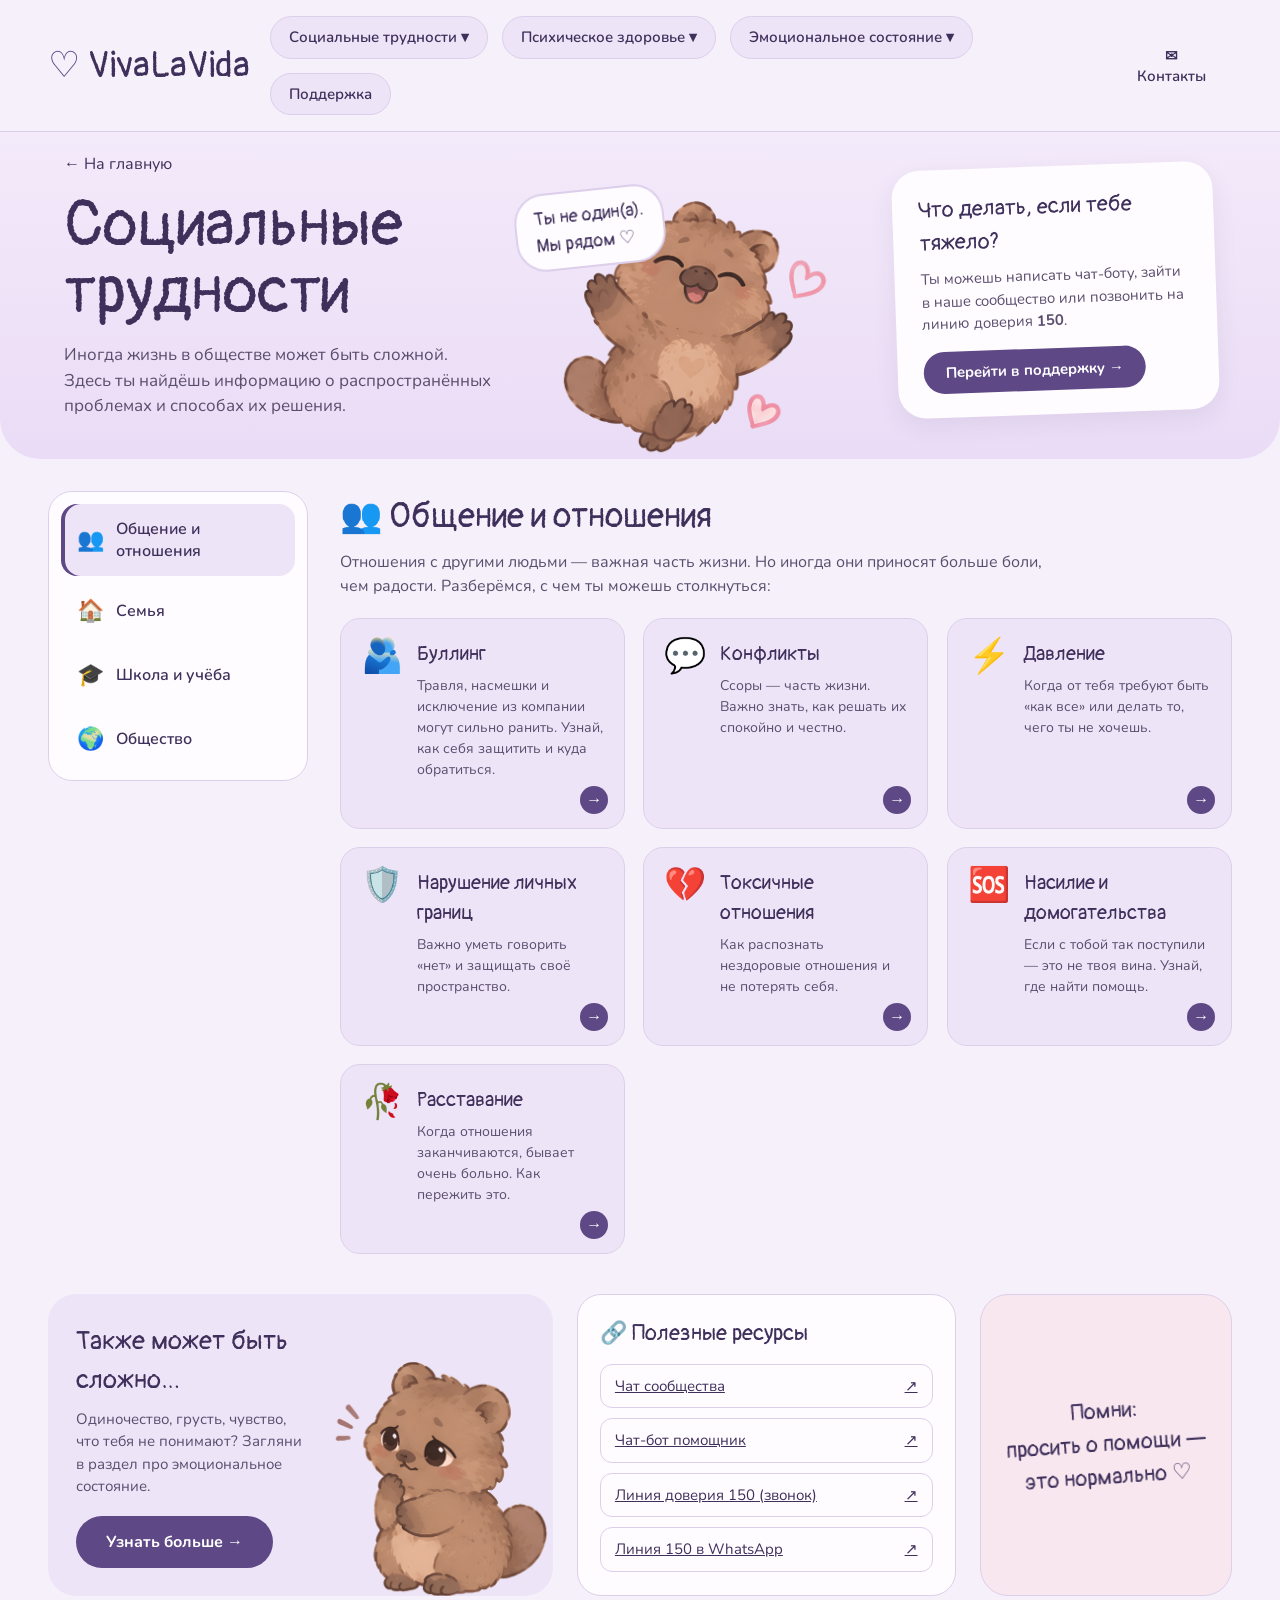
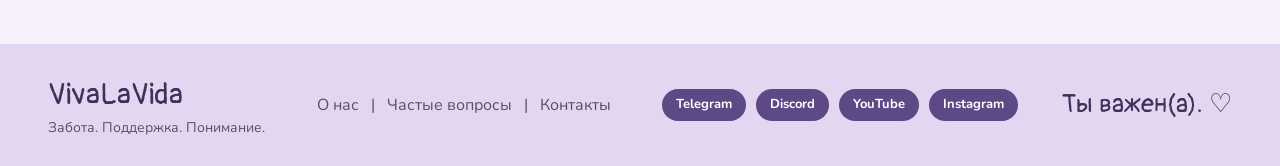
<file: social.html>
<!DOCTYPE html>
<html lang="ru">
<head>
  <meta charset="UTF-8">
  <meta name="viewport" content="width=device-width, initial-scale=1.0">
  <title>Социальные трудности — VivaLaVida</title>

  <link rel="preconnect" href="https://fonts.googleapis.com">
  <link rel="preconnect" href="https://fonts.gstatic.com" crossorigin>
  <link href="https://fonts.googleapis.com/css2?family=Nunito:wght@400;600;700;800&family=Pangolin&display=swap" rel="stylesheet">

  <!-- Общие стили сайта (шапка, подвал, цвета, кнопки) -->
  <link rel="stylesheet" href="style.css">
  <!-- Стили только для внутренних страниц (эта страница и будущие) -->
  <link rel="stylesheet" href="pages.css">
</head>

<body>

   <header class="header">
    <a href="index.html" class="logo">
      <span class="logo-heart">♡</span> VivaLaVida
    </a>

    <nav class="menu">
      <div class="menu-item">
        <a href="social.html" class="menu-button">Социальные трудности <span class="arrow">▾</span></a>
        <div class="dropdown">
          <a href="social.html#communication" class="dropdown-link">
            <b>Общение и отношения</b>
            <span>Буллинг, конфликты, личные границы</span>
          </a>
          <a href="social.html#family" class="dropdown-link">
            <b>Семья</b>
            <span>Непонимание, гиперконтроль, перемены</span>
          </a>
          <a href="social.html#school" class="dropdown-link">
            <b>Школа и учёба</b>
            <span>Кибербуллинг, давление, адаптация</span>
          </a>
          <a href="social.html#society" class="dropdown-link">
            <b>Общество</b>
            <span>Дискриминация, ожидания, изоляция</span>
          </a>
        </div>
      </div>

      <div class="menu-item">
        <a href="mental.html" class="menu-button">Психическое здоровье <span class="arrow">▾</span></a>
        <div class="dropdown">
          <a href="mental.html#mood" class="dropdown-link">
            <b>Настроение</b>
            <span>Депрессия, апатия, выгорание</span>
          </a>
          <a href="mental.html#anxiety" class="dropdown-link">
            <b>Тревожные расстройства</b>
            <span>Фобии, паника, тревога разлуки</span>
          </a>
          <a href="mental.html#overview" class="dropdown-link">
            <b>РПП, ОКР, ПТСР, СДВГ</b>
            <span>Что это и как отличить</span>
          </a>
          <a href="mental.html#other" class="dropdown-link">
            <b>Другие состояния</b>
            <span>Сон, селф-харм, зависимость</span>
          </a>
        </div>
      </div>

      <div class="menu-item">
        <a href="emotional.html" class="menu-button">Эмоциональное состояние <span class="arrow">▾</span></a>
        <div class="dropdown">
          <a href="emotional.html#anxiety" class="dropdown-link">
            <b>Тревога и стресс</b>
            <span>Когда напряжение не отпускает</span>
          </a>
          <a href="emotional.html#burnout" class="dropdown-link">
            <b>Выгорание и мотивация</b>
            <span>Нет сил и ничего не хочется</span>
          </a>
          <a href="emotional.html#selfesteem" class="dropdown-link">
            <b>Самооценка</b>
            <span>Чувство вины, стыда, «я не такой»</span>
          </a>
          <a href="emotional.html#misunderstood" class="dropdown-link">
            <b>Непонимание</b>
            <span>Кажется, что никто не понимает</span>
          </a>
        </div>
      </div>

      <a href="index.html#support" class="menu-button menu-link">Поддержка</a>
    </nav>

    <div class="menu-item menu-item-right">
      <button class="menu-button contacts-button">✉ Контакты</button>
      <div class="dropdown dropdown-right">
        <p class="dropdown-title">Контакты</p>
        <p class="dropdown-text">Почта: [скоро появится]</p>
        <p class="dropdown-text">Telegram: [скоро появится]</p>
        <p class="dropdown-text">Instagram: [скоро появится]</p>
        <div class="dropdown-help">
          Нужна помощь прямо сейчас?<br>
          <b>150</b> — линия доверия для детей и молодёжи, бесплатно и круглосуточно
        </div>
      </div>
    </div>
  </header>


  <main>

    <section class="page-hero">
      <div class="page-hero-text">
        <a href="index.html" class="back-link">← На главную</a>
        <h1 class="page-title">Социальные трудности</h1>
        <p class="page-intro">
          Иногда жизнь в обществе может быть сложной.
          Здесь ты найдёшь информацию о распространённых проблемах
          и способах их решения.
        </p>
      </div>

      <div class="page-hero-mascot">
        <div class="mini-bubble">Ты не один(а).<br>Мы рядом ♡</div>
        <!-- Та же картинка Квоки, что и на главной -->
        <img src="images/kvoka.png" alt="Квока" class="page-mascot-img"
             onerror="this.style.display='none'">
      </div>

      <div class="help-card">
        <h3>Что делать, если тебе тяжело?</h3>
        <p>Ты можешь написать чат-боту, зайти в наше сообщество или позвонить на линию доверия <b>150</b>.</p>
        <a href="index.html#support" class="button">Перейти в поддержку →</a>
      </div>
    </section>


    <section class="topic-layout">

      <aside class="sidebar">
        <button class="side-link active" data-tab="communication"><span class="side-icon">👥</span> Общение и отношения</button>
        <button class="side-link" data-tab="family"><span class="side-icon">🏠</span> Семья</button>
        <button class="side-link" data-tab="school"><span class="side-icon">🎓</span> Школа и учёба</button>
        <button class="side-link" data-tab="society"><span class="side-icon">🌍</span> Общество</button>
      </aside>

      <div class="tab-panels">

        <div class="tab-panel active" id="communication">
          <h2 class="panel-title">👥 Общение и отношения</h2>
          <p class="panel-intro">Отношения с другими людьми — важная часть жизни. Но иногда они приносят больше боли, чем радости. Разберёмся, с чем ты можешь столкнуться:</p>

          <div class="problem-grid">
            <a href="#" class="problem-card">
              <span class="problem-icon">🫂</span>
              <div>
                <h3>Буллинг</h3>
                <p>Травля, насмешки и исключение из компании могут сильно ранить. Узнай, как себя защитить и куда обратиться.</p>
              </div>
              <span class="card-arrow">→</span>
            </a>
            <a href="#" class="problem-card">
              <span class="problem-icon">💬</span>
              <div>
                <h3>Конфликты</h3>
                <p>Ссоры — часть жизни. Важно знать, как решать их спокойно и честно.</p>
              </div>
              <span class="card-arrow">→</span>
            </a>
            <a href="#" class="problem-card">
              <span class="problem-icon">⚡</span>
              <div>
                <h3>Давление</h3>
                <p>Когда от тебя требуют быть «как все» или делать то, чего ты не хочешь.</p>
              </div>
              <span class="card-arrow">→</span>
            </a>
            <a href="#" class="problem-card">
              <span class="problem-icon">🛡️</span>
              <div>
                <h3>Нарушение личных границ</h3>
                <p>Важно уметь говорить «нет» и защищать своё пространство.</p>
              </div>
              <span class="card-arrow">→</span>
            </a>
            <a href="#" class="problem-card">
              <span class="problem-icon">💔</span>
              <div>
                <h3>Токсичные отношения</h3>
                <p>Как распознать нездоровые отношения и не потерять себя.</p>
              </div>
              <span class="card-arrow">→</span>
            </a>
            <a href="#" class="problem-card">
              <span class="problem-icon">🆘</span>
              <div>
                <h3>Насилие и домогательства</h3>
                <p>Если с тобой так поступили — это не твоя вина. Узнай, где найти помощь.</p>
              </div>
              <span class="card-arrow">→</span>
            </a>
            <a href="#" class="problem-card">
              <span class="problem-icon">🥀</span>
              <div>
                <h3>Расставание</h3>
                <p>Когда отношения заканчиваются, бывает очень больно. Как пережить это.</p>
              </div>
              <span class="card-arrow">→</span>
            </a>
          </div>
        </div>

        <div class="tab-panel" id="family">
          <h2 class="panel-title">🏠 Семья</h2>
          <p class="panel-intro">Семья может быть опорой, но иногда дома бывает трудно. Ты не один(а) с этим:</p>

          <div class="problem-grid">
            <a href="#" class="problem-card">
              <span class="problem-icon">💬</span>
              <div><h3>Конфликты</h3><p>Ссоры с родителями, братьями или сёстрами. Как договориться.</p></div>
              <span class="card-arrow">→</span>
            </a>
            <a href="#" class="problem-card">
              <span class="problem-icon">🌫️</span>
              <div><h3>Непонимание</h3><p>Когда кажется, что дома тебя не слышат. Как начать разговор.</p></div>
              <span class="card-arrow">→</span>
            </a>
            <a href="#" class="problem-card">
              <span class="problem-icon">🔄</span>
              <div><h3>Семейные изменения</h3><p>Развод, переезд, новый член семьи — как пережить перемены.</p></div>
              <span class="card-arrow">→</span>
            </a>
            <a href="#" class="problem-card">
              <span class="problem-icon">🔒</span>
              <div><h3>Гиперконтроль</h3><p>Когда родители контролируют каждый шаг. Как найти баланс.</p></div>
              <span class="card-arrow">→</span>
            </a>
            <a href="#" class="problem-card">
              <span class="problem-icon">🛡️</span>
              <div><h3>Нарушение личных границ</h3><p>Твоё личное пространство важно — даже дома.</p></div>
              <span class="card-arrow">→</span>
            </a>
          </div>
        </div>

        <div class="tab-panel" id="school">
          <h2 class="panel-title">🎓 Школа и учёба</h2>
          <p class="panel-intro">Школа — это не только уроки, но и люди, ожидания и стресс. Вот с чем часто сталкиваются:</p>

          <div class="problem-grid">
            <a href="#" class="problem-card">
              <span class="problem-icon">🫂</span>
              <div><h3>Буллинг</h3><p>Травля в классе или школе. Как защитить себя и кому рассказать.</p></div>
              <span class="card-arrow">→</span>
            </a>
            <a href="#" class="problem-card">
              <span class="problem-icon">📱</span>
              <div><h3>Кибербуллинг</h3><p>Оскорбления и травля в интернете и чатах. Что с этим делать.</p></div>
              <span class="card-arrow">→</span>
            </a>
            <a href="#" class="problem-card">
              <span class="problem-icon">💬</span>
              <div><h3>Конфликты</h3><p>Ссоры с одноклассниками или учителями. Как их решать.</p></div>
              <span class="card-arrow">→</span>
            </a>
            <a href="#" class="problem-card">
              <span class="problem-icon">🔋</span>
              <div><h3>Отсутствие мотивации</h3><p>Когда ничего не хочется учить. Почему так бывает и что помогает.</p></div>
              <span class="card-arrow">→</span>
            </a>
            <a href="#" class="problem-card">
              <span class="problem-icon">🧭</span>
              <div><h3>Трудности адаптации</h3><p>Новая школа или класс. Как привыкнуть и найти своих.</p></div>
              <span class="card-arrow">→</span>
            </a>
            <a href="#" class="problem-card">
              <span class="problem-icon">⚡</span>
              <div><h3>Давление</h3><p>Оценки, экзамены, ожидания. Как не сгореть.</p></div>
              <span class="card-arrow">→</span>
            </a>
          </div>
        </div>

        <div class="tab-panel" id="society">
          <h2 class="panel-title">🌍 Общество</h2>
          <p class="panel-intro">Иногда трудно не из-за конкретного человека, а из-за того, как устроено общество вокруг:</p>

          <div class="problem-grid">
            <a href="#" class="problem-card">
              <span class="problem-icon">🚫</span>
              <div><h3>Дискриминация</h3><p>Когда к тебе относятся хуже из-за того, кто ты есть.</p></div>
              <span class="card-arrow">→</span>
            </a>
            <a href="#" class="problem-card">
              <span class="problem-icon">🎭</span>
              <div><h3>Ожидания</h3><p>Каким «надо» быть. Как остаться собой.</p></div>
              <span class="card-arrow">→</span>
            </a>
            <a href="#" class="problem-card">
              <span class="problem-icon">🏝️</span>
              <div><h3>Социальная изоляция</h3><p>Когда чувствуешь себя одиноко и не на своём месте.</p></div>
              <span class="card-arrow">→</span>
            </a>
            <a href="#" class="problem-card">
              <span class="problem-icon">⚖️</span>
              <div><h3>Неравенство</h3><p>Когда у людей разные возможности. Что можно сделать.</p></div>
              <span class="card-arrow">→</span>
            </a>
            <a href="#" class="problem-card">
              <span class="problem-icon">👁️</span>
              <div><h3>Предвзятое отношение</h3><p>Стереотипы и ярлыки. Как с ними справляться.</p></div>
              <span class="card-arrow">→</span>
            </a>
            <a href="#" class="problem-card">
              <span class="problem-icon">🗯️</span>
              <div><h3>Осуждение</h3><p>Когда тебя критикуют и обсуждают. Как сохранить себя.</p></div>
              <span class="card-arrow">→</span>
            </a>
          </div>
        </div>

      </div>
    </section>


    <section class="extra-row">

      <div class="also-card">
        <div>
          <h3>Также может быть сложно…</h3>
          <p>Одиночество, грусть, чувство, что тебя не понимают? Загляни в раздел про эмоциональное состояние.</p>
          <a href="emotional.html" class="button">Узнать больше →</a>
        </div>
        <img src="images/kvoka2.png" alt="" class="also-mascot" onerror="this.style.display='none'">
      </div>

      <div class="resources-card">
        <h3>🔗 Полезные ресурсы</h3>
        <!-- Ссылки на сообщества и чат-бот пока пустые (#) -->
        <a href="#" class="resource-link">Чат сообщества <span>↗</span></a>
        <a href="#" class="resource-link">Чат-бот помощник <span>↗</span></a>
        <!-- tel: — на телефоне по нажатию сразу откроется звонок -->
        <a href="tel:150" class="resource-link">Линия доверия 150 (звонок) <span>↗</span></a>
        <a href="https://wa.me/77081060810" target="_blank" class="resource-link">Линия 150 в WhatsApp <span>↗</span></a>
      </div>

      <div class="remember-card">
        <p>Помни:<br>просить о помощи —<br>это нормально ♡</p>
      </div>

    </section>

  </main>


  <!-- ПОДВАЛ — такой же, как на главной -->
  <footer class="footer">
    <div class="footer-logo">
      <span class="logo">VivaLaVida</span>
      <p>Забота. Поддержка. Понимание.</p>
    </div>
    <nav class="footer-links">
      <a href="index.html#about">О нас</a> |
      <a href="#">Частые вопросы</a> |
      <a href="#">Контакты</a>
    </nav>
    <div class="socials">
      <a href="#" class="social">Telegram</a>
      <a href="#" class="social">Discord</a>
      <a href="#" class="social">YouTube</a>
      <a href="#" class="social">Instagram</a>
    </div>
    <p class="footer-note">Ты важен(а). ♡</p>
  </footer>


  <script>
    const tabButtons = document.querySelectorAll('.side-link');
    const tabPanels = document.querySelectorAll('.tab-panel');

    function openTab(id) {
      tabButtons.forEach(function (button) {
        button.classList.toggle('active', button.dataset.tab === id);
      });
      tabPanels.forEach(function (panel) {
        panel.classList.toggle('active', panel.id === id);
      });
    }

    tabButtons.forEach(function (button) {
      button.addEventListener('click', function () {
        openTab(button.dataset.tab);
        history.replaceState(null, '', '#' + button.dataset.tab); 
      });
    });

    function openFromAddress() {
      const id = location.hash.replace('#', '');
      if (document.getElementById(id)) {
        openTab(id);
      }
    }
    openFromAddress();
    window.addEventListener('hashchange', openFromAddress);
  </script>

</body>
</html>
</file>
<file: style.css>
:root {
  --bg: #F6F0FA;         
  --dark: #3E2F5B;      
  --text: #5A4E6E;       
  --accent: #5E4886;     
  --accent-hover: #4A3670;
  --line: #DCCFEA;        
  --card-purple: #EEE4F7;
  --card-grey: #ECECF1;
  --card-pink: #F8E7EF;
  --white: #FFFCFF;
  --icon: #9B86C4;      
}

* {
  box-sizing: border-box;  
  margin: 0;
  padding: 0;
}

body {
  font-family: 'Nunito', Arial, sans-serif;
  background: var(--bg);
  color: var(--text);
  line-height: 1.5;
}


h1, h2, h3, .logo {
  font-family: 'Pangolin', 'Comic Sans MS', cursive;
  color: var(--dark);
  font-weight: 400;
}

a {
  color: inherit;          
  text-decoration: none;   
}


.button {
  display: inline-block;
  background: var(--accent);
  color: white;
  padding: 14px 30px;
  border-radius: 999px;   
  font-weight: 700;
  transition: background 0.2s;  
}
.button:hover {
  background: var(--accent-hover);
}


.header {
  display: flex;            
  align-items: center;       
  justify-content: space-between; 
  gap: 20px;
  padding: 16px 48px;
  border-bottom: 1px solid var(--line);
  background: var(--bg);
  position: sticky;         
  top: 0;
  z-index: 10;               
}

.logo {
  font-size: 36px;
  white-space: nowrap;
}
.logo-heart {
  color: var(--accent);
}

.menu {
  display: flex;
  gap: 14px;
  flex-wrap: wrap;
}

.menu-button {
  font-family: inherit;
  font-size: 15px;
  font-weight: 600;
  color: var(--dark);
  background: var(--card-purple);
  border: 1px solid var(--line);
  border-radius: 999px;
  padding: 9px 18px;
  cursor: pointer;          
  display: inline-block;
  transition: background 0.2s;
}
.menu-button:hover {
  background: #E2D5F1;
}

.contacts-button {
  background: transparent;
  border-color: transparent;
}


.menu-item {
  position: relative;       
}

.dropdown {
  position: absolute;
  z-index: 100;
  top: calc(100% + 12px);    
  left: 0;
  width: 320px;
  background: var(--white);
  border: 1px solid var(--line);
  border-radius: 20px;
  padding: 18px;
  box-shadow: 0 12px 30px rgba(62, 47, 91, 0.15);

  /* спрятано: */
  opacity: 0;
  visibility: hidden;
  transform: translateY(8px);
  transition: opacity 0.2s, transform 0.2s, visibility 0.2s;
}


.dropdown::before {
  content: "";
  position: absolute;
  top: -14px;
  left: 0;
  right: 0;
  height: 14px;
}


.menu-item:hover .dropdown,
.menu-item:focus-within .dropdown {
  opacity: 1;
  visibility: visible;
  transform: translateY(0);
}


.dropdown-right {
  left: auto;
  right: 0;
  width: 300px;
}

.dropdown-title {
  font-family: 'Pangolin', cursive;
  font-size: 20px;
  color: var(--dark);
  margin-bottom: 8px;
}

.dropdown-link {
  display: block;
  padding: 10px 12px;
  border-radius: 12px;
  transition: background 0.15s;
}
.dropdown-link:hover {
  background: var(--card-purple);
}
.dropdown-link b {
  display: block;
  color: var(--dark);
  font-size: 15px;
}
.dropdown-link span {
  font-size: 13px;
  color: var(--text);
}

.dropdown-text {
  font-size: 15px;
  padding: 4px 0;
}

.dropdown-help {
  margin-top: 12px;
  padding: 12px;
  background: var(--card-pink);
  border-radius: 12px;
  font-size: 14px;
  color: var(--dark);
}


.hero {
  display: grid;
  grid-template-columns: 1.1fr 1fr 0.9fr;  /* три колонки: текст | Квока | облачко */
  align-items: center;
  gap: 24px;
    padding: 40px 64px 0;
  background: linear-gradient(180deg, #F3EAFA 0%, #EADCF6 100%);
  border-bottom-left-radius: 40px;
  border-bottom-right-radius: 40px;
}

.hero-text {
  padding-bottom: 50px;
}

.hero-title {
  font-size: 96px;
  line-height: 1;
}

.hero-subtitle {
  font-family: 'Pangolin', cursive;
  font-size: 24px;
  color: var(--dark);
  margin: 8px 0 16px 70px;
}

.hero-description {
  font-size: 19px;
  margin-bottom: 24px;
}

.hero-mascot {
  position: relative;
  height: 320px;
  display: flex;
  align-items: flex-end;
  justify-content: center;
  align-self: end;
}

.mascot-img {
  position: relative;
  max-height: 320px;
  max-width: 100%;
  display: block;
  margin-bottom: 0;
}

.mascot-placeholder {
  position: absolute;
  width: 260px;
  height: 260px;
  border: 3px dashed var(--icon);
  border-radius: 50%;
  display: flex;
  flex-direction: column;
  align-items: center;
  justify-content: center;
  text-align: center;
  font-family: 'Pangolin', cursive;
  font-size: 22px;
  color: var(--accent);
}
.mascot-placeholder small {
  font-family: 'Nunito', sans-serif;
  font-size: 13px;
  color: var(--text);
}

.speech-bubble {
  background: var(--white);
  border-radius: 40px;
  padding: 28px 32px;
  font-family: 'Pangolin', cursive;
  font-size: 22px;
  color: var(--dark);
  transform: rotate(-4deg); 
  box-shadow: 0 8px 24px rgba(62, 47, 91, 0.08);
}


.topics {
  display: grid;
  grid-template-columns: repeat(3, 1fr);  
  gap: 24px;
  padding: 32px 48px;
}

.topic-card {
  display: flex;
  align-items: center;
  gap: 20px;
  padding: 28px;
  border: 1px solid var(--line);
  border-radius: 24px;
  position: relative;
  transition: transform 0.2s, box-shadow 0.2s;
}

.topic-card:hover {
  transform: translateY(-4px);
  box-shadow: 0 12px 28px rgba(62, 47, 91, 0.12);
}

.topic-purple { background: var(--card-purple); }
.topic-grey   { background: var(--card-grey); }
.topic-pink   { background: var(--card-pink); }

.topic-icon {
  width: 110px;
  flex-shrink: 0;            
  fill: var(--icon);
}

.topic-card h2 {
  font-size: 30px;
  line-height: 1.1;
  margin-bottom: 8px;
}
.topic-card p {
  font-size: 15px;
  padding-right: 30px;
}

.card-arrow {
  position: absolute;
  right: 20px;
  bottom: 20px;
  width: 32px;
  height: 32px;
  border-radius: 50%;
  background: var(--accent);
  color: white;
  display: flex;
  align-items: center;
  justify-content: center;
}


.support {
  display: grid;
  grid-template-columns: 1.2fr 1fr 1fr 1fr;  
  gap: 24px;
  padding: 16px 48px 48px;
  align-items: stretch;
}

.support-intro h2 {
  font-size: 44px;
  margin-bottom: 12px;
}
.support-intro p {
  font-size: 17px;
  margin-bottom: 24px;
}

.support-card {
  background: var(--white);
  border: 1px solid var(--line);
  border-radius: 20px;
  padding: 24px;
  display: flex;
  flex-direction: column;
  gap: 12px;
}
.support-card h3 {
  font-size: 22px;
}
.support-card p {
  font-size: 15px;
  flex-grow: 1;           
}

.support-card-urgent {
  background: var(--card-pink);
}
.phones {
  color: var(--dark);
}

.small-link {
  font-weight: 700;
  color: var(--accent);
  text-decoration: underline;
}


.footer {
  display: flex;
  align-items: center;
  justify-content: space-between;
  flex-wrap: wrap;
  gap: 24px;
  padding: 28px 48px;
  background: #E3D6F0;
}
.footer .logo {
  font-size: 30px;
}
.footer-logo p {
  font-size: 14px;
}
.footer-links a {
  margin: 0 8px;
}
.footer-links a:hover {
  text-decoration: underline;
}
.socials {
  display: flex;
  gap: 10px;
}
.social {
  background: var(--accent);
  color: white;
  font-size: 13px;
  font-weight: 700;
  padding: 6px 14px;
  border-radius: 999px;
}
.footer-note {
  font-family: 'Pangolin', cursive;
  font-size: 26px;
  color: var(--dark);
}


@media (max-width: 1100px) {
  .header {
    flex-wrap: wrap;
    padding: 12px 20px;
    position: static;     
  }
    .menu {
    flex-wrap: nowrap;    
    overflow-x: auto;     
    width: 100%;
    padding-bottom: 4px;
  }
  .menu-button {
    white-space: nowrap;  
  }
  .hero {
    grid-template-columns: 1fr;  
    text-align: center;
    padding: 32px 20px;
  }
  .hero-subtitle {
    margin-left: 0;
  }
  .hero-title {
    font-size: 64px;
  }
  .topics,
  .support {
    grid-template-columns: 1fr;
    padding: 20px;
  }
  .dropdown {
    width: 280px;
  }
  .topic-icon {
    width: 70px;
  }
  .topic-card {
    min-width: 0;           
  }
  .socials {
    flex-wrap: wrap;
  }
}
</file>
<file: pages.css>
.page-hero {
  display: grid;
  grid-template-columns: 1.2fr 1fr 0.9fr;  /* текст | Квока | карточка «тяжело?» */
  align-items: end;
  gap: 24px;
  padding: 20px 64px 0;
  background: linear-gradient(180deg, #F3EAFA 0%, #EADCF6 100%);
  border-bottom-left-radius: 40px;
  border-bottom-right-radius: 40px;
}

.page-hero-text {
  padding-bottom: 40px;
}

.back-link {
  display: inline-block;
  font-size: 16px;
  margin-bottom: 16px;
  color: var(--dark);
}
.back-link:hover {
  text-decoration: underline;
}

.page-title {
  font-size: 64px;
  line-height: 1.05;
  margin-bottom: 16px;
}

.page-intro {
  font-size: 17px;
  max-width: 480px;
}

.page-hero-mascot {
  position: relative;
  display: flex;
  justify-content: center;
  align-items: flex-end;
  height: 280px;
}

.page-mascot-img {
  max-height: 260px;
  max-width: 100%;
  display: block;
}

.mini-bubble {
  position: absolute;
  top: 10px;
  left: 0;
  background: var(--white);
  border: 2px solid var(--line);
  border-radius: 30px;
  padding: 10px 18px;
  font-family: 'Pangolin', cursive;
  font-size: 18px;
  color: var(--dark);
  transform: rotate(-6deg);
  z-index: 2;
}

.help-card {
  align-self: center;
  background: var(--white);
  border-radius: 28px;
  padding: 24px 26px;
  margin-bottom: 30px;
  box-shadow: 0 8px 24px rgba(62, 47, 91, 0.08);
  transform: rotate(-2deg);
}
.help-card h3 {
  font-size: 22px;
  margin-bottom: 8px;
}
.help-card p {
  font-size: 15px;
  margin-bottom: 16px;
}
.help-card .button {
  padding: 10px 22px;
  font-size: 15px;
}


.topic-layout {
  display: grid;
  grid-template-columns: 260px 1fr;  
  gap: 32px;
  padding: 32px 48px;
  align-items: start;
}

.sidebar {
  background: var(--white);
  border: 1px solid var(--line);
  border-radius: 24px;
  padding: 12px;
  display: flex;
  flex-direction: column;
  gap: 6px;
  position: sticky;        
  top: 90px;
}

.side-link {
  display: flex;
  align-items: center;
  gap: 12px;
  width: 100%;
  text-align: left;
  font-family: inherit;
  font-size: 16px;
  font-weight: 600;
  color: var(--dark);
  background: transparent;
  border: none;
  border-radius: 16px;
  padding: 14px 16px;
  cursor: pointer;
  transition: background 0.35s ease;
}
.side-link:hover {
  background: var(--card-purple);
}
.side-link.active {
  background: var(--card-purple);
  box-shadow: inset 4px 0 0 var(--accent); 
}

.side-icon {
  font-size: 22px;
}

.tab-panel {
  display: none;
}
.tab-panel.active {
  display: block;
  animation: fade-in 0.6s ease-out;
}
@keyframes fade-in {
  from { opacity: 0; transform: translateY(10px); }
  to   { opacity: 1; transform: translateY(0); }
}

.tab-panel.active .problem-card {
  animation: card-in 0.7s ease-out both;
}
.tab-panel.active .problem-card:nth-child(1) { animation-delay: 0.10s; }
.tab-panel.active .problem-card:nth-child(2) { animation-delay: 0.18s; }
.tab-panel.active .problem-card:nth-child(3) { animation-delay: 0.26s; }
.tab-panel.active .problem-card:nth-child(4) { animation-delay: 0.34s; }
.tab-panel.active .problem-card:nth-child(5) { animation-delay: 0.42s; }
.tab-panel.active .problem-card:nth-child(6) { animation-delay: 0.50s; }
.tab-panel.active .problem-card:nth-child(7) { animation-delay: 0.58s; }

@keyframes card-in {
  from { opacity: 0; transform: translateY(18px) scale(0.98); }
  to   { opacity: 1; transform: translateY(0) scale(1); }
}

.panel-title {
  font-size: 34px;
  margin-bottom: 8px;
}
.panel-intro {
  font-size: 16px;
  max-width: 720px;
  margin-bottom: 20px;
}

.problem-grid {
  display: grid;
  grid-template-columns: repeat(3, 1fr);
  gap: 18px;
}

.problem-card {
  position: relative;
  display: flex;
  gap: 14px;
  align-items: flex-start;
  background: var(--card-purple);
  border: 1px solid var(--line);
  border-radius: 20px;
  padding: 20px 20px 48px; 
  transition: transform 0.4s ease, box-shadow 0.4s ease; 
}
.problem-card:hover {
  transform: translateY(-3px);
  box-shadow: 0 10px 24px rgba(62, 47, 91, 0.12);
}

.problem-icon {
  font-size: 34px;
  line-height: 1;
  flex-shrink: 0;
}

.problem-card h3 {
  font-size: 20px;
  margin-bottom: 6px;
}
.problem-card p {
  font-size: 14px;
}

.problem-card .card-arrow {
  right: 16px;
  bottom: 14px;
  width: 28px;
  height: 28px;
}


.extra-row {
  display: grid;
  grid-template-columns: 1.6fr 1.2fr 0.8fr;
  gap: 24px;
  padding: 8px 48px 48px;
  align-items: stretch;
}

.also-card {
  display: flex;
  align-items: center;     
  justify-content: space-between;
  gap: 16px;
  background: var(--card-purple);
  border-radius: 28px;
  padding: 28px 28px 0 28px;
  overflow: hidden;
}
.also-card > div {
  padding-bottom: 28px;
  flex: 1;                
}
.also-card h3 {
  font-size: 26px;
  margin-bottom: 8px;
}
.also-card p {
  font-size: 15px;
  margin-bottom: 18px;
}
.also-mascot {
  max-height: 245px;
  display: block;
  align-self: flex-end;
  flex-shrink: 0;       
  margin-right: -45px;   
  margin-bottom: -9px;   
}

.resources-card {
  background: var(--white);
  border: 1px solid var(--line);
  border-radius: 24px;
  padding: 22px;
  display: flex;
  flex-direction: column;
  gap: 10px;
}
.resources-card h3 {
  font-size: 22px;
  margin-bottom: 4px;
}
.resource-link {
  display: flex;
  justify-content: space-between;
  border: 1px solid var(--line);
  border-radius: 12px;
  padding: 10px 14px;
  font-size: 15px;
  color: var(--dark);
  text-decoration: underline;
  transition: background 0.15s;
}
.resource-link:hover {
  background: var(--card-purple);
}

.remember-card {
  display: flex;
  align-items: center;
  justify-content: center;
  text-align: center;
  background: var(--card-pink);
  border: 1px solid var(--line);
  border-radius: 28px;
  padding: 24px;
}
.remember-card p {
  font-family: 'Pangolin', cursive;
  font-size: 22px;
  color: var(--dark);
  transform: rotate(-4deg);
}


@media (max-width: 1250px) {
  .problem-grid {
    grid-template-columns: repeat(2, 1fr);  /* 2 карточки в ряд */
  }
}

@media (max-width: 900px) {
  .page-hero,
  .topic-layout,
  .extra-row {
    grid-template-columns: 1fr;   
    padding-left: 20px;
    padding-right: 20px;
  }
  .page-title {
    font-size: 44px;
  }
  .page-hero-mascot {
    height: 220px;
  }
  .help-card {
    transform: none;
  }
  .sidebar {
    position: static;
    flex-direction: row;
    overflow-x: auto;
  }
  .side-link {
    white-space: nowrap;
    width: auto;
  }
  .problem-grid {
    grid-template-columns: 1fr;
  }
}
</file>
<file: sections.css>
.sidebar-title {
  font-family: 'Pangolin', cursive;
  font-size: 20px;
  color: var(--dark);
  padding: 10px 14px 12px;
  border-bottom: 1px solid var(--line);
  margin-bottom: 6px;
}

button.problem-card {
  font-family: inherit;
  text-align: left;
  color: inherit;
  width: 100%;
  cursor: pointer;
}

.tab-panel.active .sub-card,
.tab-panel.active .info-box,
.tab-panel.active .thought-bubbles span,
.tab-panel.active .why-box,
.tab-panel.active .try-box {
  animation: card-in 0.7s ease-out both;
}
.tab-panel.active .sub-card:nth-child(2),
.tab-panel.active .info-box:nth-child(2),
.tab-panel.active .thought-bubbles span:nth-child(2) { animation-delay: 0.12s; }
.tab-panel.active .sub-card:nth-child(3),
.tab-panel.active .thought-bubbles span:nth-child(3) { animation-delay: 0.24s; }
.tab-panel.active .why-box { animation-delay: 0.3s; }
.tab-panel.active .try-box { animation-delay: 0.45s; }


.hero-split {
  display: grid;
  grid-template-columns: 1.2fr 1fr;
  align-items: end;
  gap: 24px;
  padding: 20px 64px 0;
  background: linear-gradient(180deg, #F3EAFA 0%, #EADCF6 100%);
  border-bottom-left-radius: 40px;
  border-bottom-right-radius: 40px;
}
.hero-split-text {
  padding-bottom: 44px;
}
.lead-quote {
  font-family: 'Pangolin', cursive;
  font-size: 22px;
  color: var(--dark);
  max-width: 520px;
  margin-bottom: 12px;
}
.hero-split-text .page-intro {
  margin-bottom: 22px;
}

.hero-split-mascot {
  position: relative;
  display: flex;
  justify-content: center;
  align-items: flex-end;
  height: 330px;
}
.hero-split-img {
  max-height: 310px;
  max-width: 100%;
  display: block;
}
/* Облачко справа сверху */
.cloud-bubble {
  position: absolute;
  top: 18px;
  right: 0;
  background: var(--white);
  border-radius: 40px;
  padding: 14px 22px;
  font-family: 'Pangolin', cursive;
  font-size: 19px;
  color: var(--dark);
  transform: rotate(-5deg);
  box-shadow: 0 8px 24px rgba(62, 47, 91, 0.08);
  z-index: 2;
}

.sub-cards {
  display: grid;
  grid-template-columns: repeat(3, 1fr);
  gap: 16px;
  margin-bottom: 18px;
}
.sub-card {
  background: var(--white);
  border: 1px solid var(--line);
  border-top: 5px solid var(--icon);
  border-radius: 18px;
  padding: 18px;
}
.sub-card h3 {
  font-size: 20px;
  margin-bottom: 6px;
}
.sub-card p {
  font-size: 14px;
}

.info-columns {
  display: grid;
  grid-template-columns: 1fr 1fr;
  gap: 16px;
  margin-bottom: 16px;
}
.info-box {
  background: var(--card-purple);
  border-radius: 20px;
  padding: 20px 22px;
}
.info-box.info-help {
  background: #E6F2EE;             
}
.info-box h3 {
  font-size: 20px;
  margin-bottom: 10px;
}
.info-box ul {
  padding-left: 20px;
}
.info-box li {
  font-size: 15px;
  margin-bottom: 6px;
}

.notice {
  font-size: 14px;
  color: var(--dark);
  background: var(--white);
  border: 1px dashed var(--icon);
  border-radius: 14px;
  padding: 12px 16px;
}
.notice-urgent {
  background: var(--card-pink);
  border-style: solid;
  border-color: #E9C3D3;
}

.urgent-box {
  background: var(--card-pink);
  border: 2px solid #E9C3D3;
  border-radius: 20px;
  padding: 20px 22px;
}
.urgent-box h3 {
  font-size: 21px;
  margin-bottom: 6px;
}
.urgent-box p {
  font-size: 15px;
  margin-bottom: 12px;
}
.urgent-phones {
  display: flex;
  flex-wrap: wrap;
  gap: 10px;
}
.urgent-phones a {
  background: var(--white);
  border-radius: 999px;
  padding: 8px 16px;
  font-size: 15px;
  color: var(--dark);
}
.urgent-phones b {
  color: var(--accent);
  font-size: 18px;
  margin-right: 4px;
}

.duo-row {
  display: grid;
  grid-template-columns: 1fr 1fr;
  gap: 24px;
  padding: 8px 48px 24px;
}
.duo-card {
  background: var(--card-purple);
  border-radius: 28px;
  padding: 28px 30px;
}
.duo-card-light {
  background: var(--white);
  border: 1px solid var(--line);
}
.duo-card h2 {
  font-size: 28px;
  margin-bottom: 12px;
}
.duo-card p {
  font-size: 16px;
}

.check-list {
  list-style: none;
}
.check-list li {
  position: relative;
  padding-left: 38px;
  margin-bottom: 12px;
  font-size: 16px;
}
.check-list li::before {
  content: "✓";
  position: absolute;
  left: 0;
  top: -1px;
  width: 26px;
  height: 26px;
  border-radius: 50%;
  background: var(--accent);
  color: white;
  font-size: 14px;
  display: flex;
  align-items: center;
  justify-content: center;
}

.support-strip {
  display: grid;
  grid-template-columns: 1.6fr 1fr;
  gap: 24px;
  padding: 0 48px 48px;
}
.support-strip-main {
  background: var(--white);
  border: 1px solid var(--line);
  border-radius: 28px;
  padding: 26px 28px;
}
.support-strip-main h2 {
  font-size: 28px;
  margin-bottom: 4px;
}
.support-strip-main > p {
  font-size: 15px;
  margin-bottom: 16px;
}
.support-mini-grid {
  display: grid;
  grid-template-columns: repeat(3, 1fr);
  gap: 14px;
}
.support-mini {
  display: flex;
  flex-direction: column;
  gap: 6px;
  background: var(--card-purple);
  border-radius: 18px;
  padding: 16px;
  transition: transform 0.4s ease, box-shadow 0.4s ease;
}
.support-mini:hover {
  transform: translateY(-3px);
  box-shadow: 0 10px 24px rgba(62, 47, 91, 0.12);
}
.support-mini b {
  color: var(--dark);
  font-size: 16px;
}
.support-mini span {
  font-size: 14px;
}

.remember-big {
  display: flex;
  align-items: center;
  justify-content: space-between;
  gap: 12px;
  background: var(--card-purple);
  border-radius: 28px;
  padding: 24px 0 0 28px;
  overflow: hidden;
}
.remember-big > div {
  padding-bottom: 24px;
  flex: 1;
}
.remember-big h2 {
  font-size: 28px;
  margin-bottom: 8px;
}
.remember-big p {
  font-family: 'Pangolin', cursive;
  font-size: 21px;
  color: var(--dark);
}
.remember-mascot {
  max-height: 190px;
  align-self: flex-end;
  display: block;
  flex-shrink: 0;
}


.hero-checkin {
  display: grid;
  grid-template-columns: 0.8fr 1.6fr;
  align-items: end;
  gap: 32px;
  padding: 20px 64px 0;
  overflow: hidden; 
  background: linear-gradient(180deg, #F3EAFA 0%, #F6E6EF 100%);  
  border-bottom-left-radius: 40px;
  border-bottom-right-radius: 40px;
}
.hero-checkin-mascot {
  display: flex;
  justify-content: center;
  align-items: flex-end;
  height: 360px;          
}
.hero-checkin-mascot img {
  max-height: 320px;      
  max-width: 100%;
  display: block;
  position: relative;
  top: 13px;         
  left: 40px;         
}
.hero-checkin-text {
  padding-bottom: 40px;
}
.checkin-question {
  font-family: 'Pangolin', cursive;
  font-size: 24px;
  color: var(--dark);
  margin: 18px 0 12px;
}

.feel-chips {
  display: flex;
  flex-wrap: wrap;
  gap: 10px;
}
.feel-chip {
  font-family: inherit;
  font-size: 15px;
  font-weight: 700;
  color: var(--dark);
  background: var(--white);
  border: 2px solid var(--line);
  border-radius: 999px;
  padding: 9px 18px;
  cursor: pointer;
  transition: background 0.35s ease, border-color 0.35s ease, transform 0.35s ease;
}
.feel-chip:hover {
  background: var(--card-purple);
  border-color: var(--icon);
  transform: translateY(-2px);
}


.feel-label {
  font-size: 15px;
  font-weight: 700;
  color: var(--dark);
  margin: 6px 0 10px;
}


.thought-bubbles {
  display: flex;
  flex-wrap: wrap;
  gap: 12px;
  margin-bottom: 20px;
}
.thought-bubbles span {
  font-family: 'Pangolin', cursive;
  font-size: 18px;
  color: var(--dark);
  background: var(--white);
  border: 1px solid var(--line);
  border-radius: 24px 24px 24px 6px;   
  padding: 10px 18px;
}

.why-box {
  background: var(--card-purple);
  border-radius: 20px;
  padding: 20px 22px;
  margin-bottom: 16px;
}
.why-box h3 {
  font-size: 20px;
  margin-bottom: 6px;
}
.why-box p {
  font-size: 15px;
}

.try-box {
  background: var(--accent);
  color: #F4EEFB;
  border-radius: 20px;
  padding: 22px 24px;
  margin-bottom: 16px;
}
.try-box h3 {
  color: white;
  font-size: 21px;
  margin-bottom: 8px;
}
.try-box p {
  font-size: 15px;
}

.when-help {
  font-size: 14px;
  color: var(--dark);
  border-left: 4px solid var(--icon);
  padding: 4px 0 4px 14px;
}
.when-help a {
  color: var(--accent);
  font-weight: 700;
  text-decoration: underline;
}

.calm-row {
  display: grid;
  grid-template-columns: 1.6fr 0.8fr 1.1fr;
  gap: 24px;
  padding: 8px 48px 48px;
  align-items: stretch;
}
.breath-card {
  display: flex;
  align-items: center;
  justify-content: space-between;
  gap: 24px;
  background: var(--card-purple);
  border-radius: 28px;
  padding: 26px 30px;
}
.breath-card h2 {
  font-size: 26px;
  margin-bottom: 8px;
}
.breath-card p {
  font-size: 15px;
}

.breath-circle {
  position: relative;
  top: 10px;                 
  left: 20px;                
  flex-shrink: 0;
  width: 150px;
  height: 150px;
  border-radius: 50%;
  background: radial-gradient(circle, #FFFCFF 0%, #D9C8F0 70%);
  box-shadow: 0 0 0 10px rgba(155, 134, 196, 0.15);
  display: flex;
  align-items: center;
  justify-content: center;
  animation: breathe 8s ease-in-out infinite;
}
.breath-circle span {
  position: absolute;
  font-family: 'Pangolin', cursive;
  font-size: 20px;
  color: var(--dark);
}
.breath-in  { animation: show-first 8s ease-in-out infinite; }
.breath-out { animation: show-second 8s ease-in-out infinite; }

@keyframes breathe {
  0%, 100% { transform: scale(0.75); }
  50%      { transform: scale(1); }
}
@keyframes show-first {
  0%, 45%   { opacity: 1; }
  50%, 95%  { opacity: 0; }
  100%      { opacity: 1; }
}
@keyframes show-second {
  0%, 45%   { opacity: 0; }
  50%, 95%  { opacity: 1; }
  100%      { opacity: 0; }
}


@media (max-width: 1250px) {
  .sub-cards,
  .support-mini-grid {
    grid-template-columns: 1fr 1fr;
  }
}

@media (max-width: 900px) {
  .hero-split,
  .hero-checkin,
  .duo-row,
  .support-strip,
  .calm-row,
  .info-columns,
  .sub-cards,
  .support-mini-grid {
    grid-template-columns: 1fr;
  }
  .hero-split,
  .hero-checkin {
    padding-left: 20px;
    padding-right: 20px;
  }
  .duo-row,
  .support-strip,
  .calm-row {
    padding-left: 20px;
    padding-right: 20px;
  }
  .hero-checkin-mascot {
    height: 200px;
    order: 2;             
  }
  .hero-split-mascot {
    height: 240px;
  }
  .breath-card {
    flex-direction: column;
    text-align: center;
  }
}

@keyframes card-in {
  from { opacity: 0; transform: translateY(18px) scale(0.98); }
  to   { opacity: 1; transform: translateY(0) scale(1); }
}
.breath-visual {
  display: flex;
  flex-direction: row-reverse;   
  align-items: center;
  gap: 10px;
  flex-shrink: 0;
}
.breath-mascot {
  max-height: 175px;       
  display: block;
  align-self: flex-end;
  position: relative;
  top: 35px;              
  left: 23px;               
  animation: breathe-soft 8s ease-in-out infinite;
  transform-origin: bottom;
}
@keyframes breathe-soft {
  0%, 100% { transform: scale(0.96); }
  50%      { transform: scale(1.04); }
}

.breath-card > div:first-child {
  flex: 1;
   overflow: hidden;
  max-width: 380px;
}
</file>
